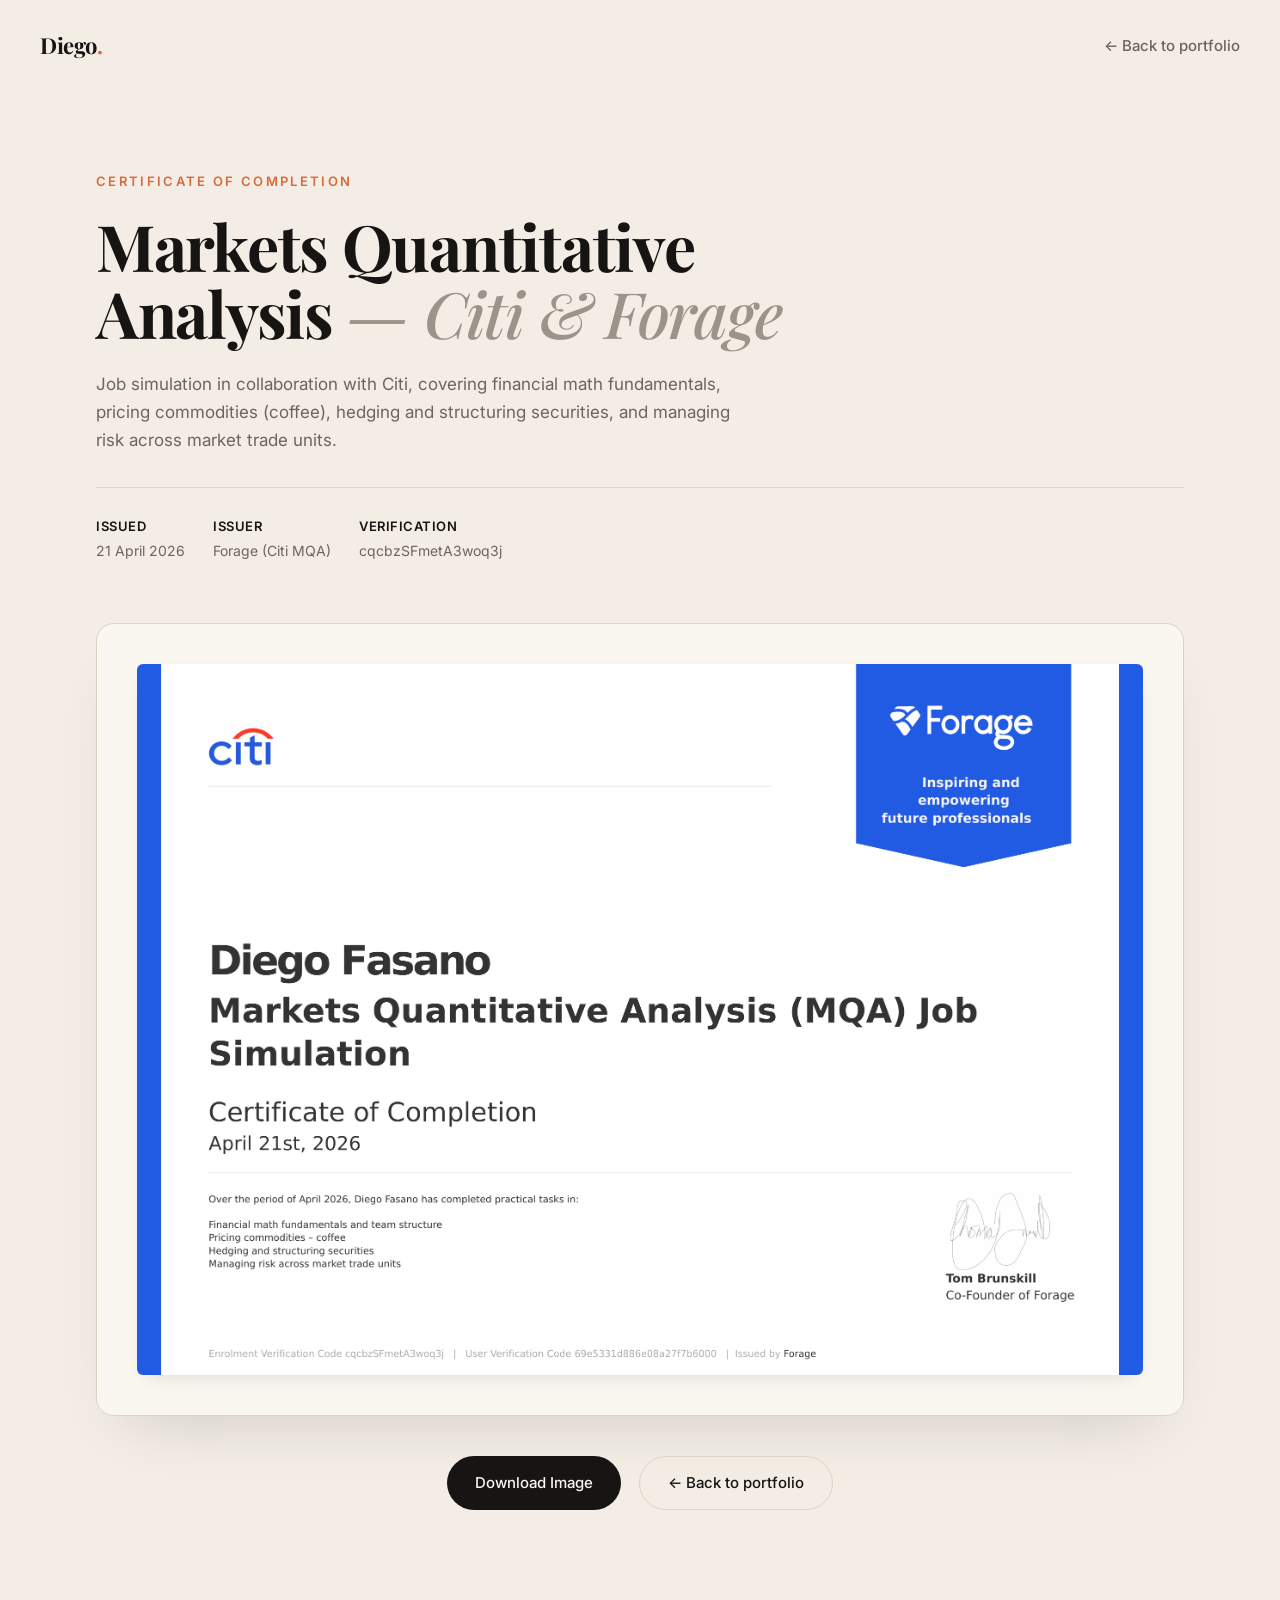
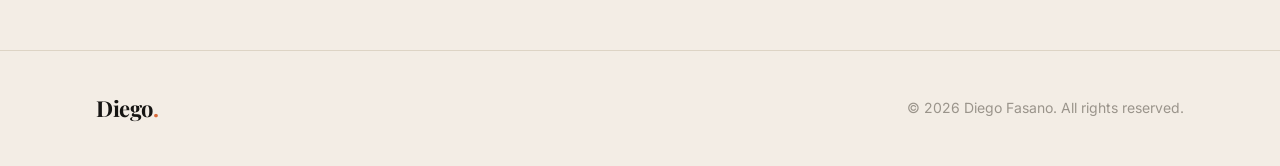
<file: certificate/index.html>
<!DOCTYPE html>
<html lang="en">
<head>
<meta charset="UTF-8">
<meta name="viewport" content="width=device-width, initial-scale=1.0">
<title>Citi MQA Certificate — Diego Fasano</title>
<link rel="preconnect" href="https://fonts.googleapis.com">
<link rel="preconnect" href="https://fonts.gstatic.com" crossorigin>
<link href="https://fonts.googleapis.com/css2?family=Playfair+Display:ital,wght@0,400;0,600;0,700;1,400;1,500&family=Inter:wght@300;400;500;600&display=swap" rel="stylesheet">
<style>
  :root {
    --bg: #f3ede5;
    --bg-alt: #ebe3d8;
    --ink: #161513;
    --ink-soft: #6b655e;
    --ink-mute: #9a948b;
    --accent: #d96a3a;
    --line: #ddd4c5;
    --card: #faf6f0;
  }
  * { box-sizing: border-box; margin: 0; padding: 0; }
  html { scroll-behavior: smooth; }
  body {
    font-family: 'Inter', -apple-system, BlinkMacSystemFont, sans-serif;
    background: var(--bg);
    color: var(--ink);
    font-size: 16px;
    line-height: 1.6;
    -webkit-font-smoothing: antialiased;
  }
  .wrap { max-width: 1200px; margin: 0 auto; padding: 0 56px; }

  nav.top {
    position: sticky; top: 0; z-index: 50;
    background: rgba(243,237,229,0.85);
    backdrop-filter: blur(10px);
    -webkit-backdrop-filter: blur(10px);
  }
  nav.top .row {
    display: flex; align-items: center; justify-content: space-between;
    padding: 28px 0;
  }
  .brand {
    font-family: 'Playfair Display', serif;
    font-weight: 700;
    font-size: 22px;
    letter-spacing: -0.02em;
    color: var(--ink);
    text-decoration: none;
  }
  .brand span { color: var(--accent); }
  .back {
    color: var(--ink-soft);
    text-decoration: none;
    font-size: 15px;
    font-weight: 500;
    transition: color 0.2s ease;
  }
  .back:hover { color: var(--ink); }

  section.cert { padding: 80px 0 60px; }
  .eyebrow {
    font-size: 13px;
    font-weight: 600;
    letter-spacing: 0.18em;
    text-transform: uppercase;
    color: var(--accent);
    margin-bottom: 20px;
  }
  h1.title {
    font-family: 'Playfair Display', serif;
    font-size: clamp(40px, 5vw, 64px);
    line-height: 1.05;
    letter-spacing: -0.02em;
    font-weight: 700;
    color: var(--ink);
    max-width: 800px;
  }
  h1.title em {
    font-style: italic;
    font-weight: 500;
    color: var(--ink-mute);
  }
  .meta {
    color: var(--ink-soft);
    font-size: 17px;
    margin-top: 24px;
    max-width: 640px;
    line-height: 1.65;
  }
  .meta-row {
    display: flex; flex-wrap: wrap; gap: 28px;
    margin-top: 32px;
    padding-top: 28px;
    border-top: 1px solid var(--line);
    color: var(--ink-soft);
    font-size: 14px;
  }
  .meta-row strong {
    color: var(--ink);
    display: block;
    font-weight: 600;
    margin-bottom: 4px;
    font-size: 13px;
    letter-spacing: 0.04em;
    text-transform: uppercase;
  }

  .frame {
    margin-top: 60px;
    background: var(--card);
    border: 1px solid var(--line);
    border-radius: 18px;
    padding: 40px;
    box-shadow: 0 30px 60px -32px rgba(22,21,19,0.18);
  }
  .frame img {
    width: 100%;
    height: auto;
    display: block;
    border-radius: 6px;
    box-shadow: 0 8px 24px -12px rgba(22,21,19,0.18);
  }

  .actions {
    display: flex; gap: 18px; flex-wrap: wrap;
    margin-top: 40px;
    justify-content: center;
  }
  .btn {
    display: inline-flex; align-items: center; gap: 10px;
    padding: 14px 28px;
    background: var(--ink); color: #faf6f0;
    border-radius: 999px;
    font-weight: 500; font-size: 15px;
    text-decoration: none;
    transition: transform 0.2s ease, background 0.2s ease;
  }
  .btn:hover { background: #000; transform: translateY(-1px); }
  .btn.ghost {
    background: transparent;
    color: var(--ink);
    border: 1px solid var(--line);
  }
  .btn.ghost:hover {
    background: var(--bg-alt);
    border-color: var(--ink-soft);
  }

  footer {
    border-top: 1px solid var(--line);
    margin-top: 80px;
    padding: 40px 0;
  }
  .foot-row {
    display: flex; justify-content: space-between; align-items: center;
    color: var(--ink-mute); font-size: 14px;
  }

  @media (max-width: 860px) {
    .wrap { padding: 0 24px; }
    .frame { padding: 18px; }
    section.cert { padding: 40px 0; }
  }
</style>
</head>
<body>

<nav class="top">
  <div class="wrap row">
    <a href="../" class="brand">Diego<span>.</span></a>
    <a href="../" class="back">← Back to portfolio</a>
  </div>
</nav>

<section class="cert">
  <div class="wrap">
    <div class="eyebrow">Certificate of Completion</div>
    <h1 class="title">Markets Quantitative Analysis <em>— Citi & Forage</em></h1>
    <p class="meta">
      Job simulation in collaboration with Citi, covering financial math fundamentals,
      pricing commodities (coffee), hedging and structuring securities, and managing risk
      across market trade units.
    </p>
    <div class="meta-row">
      <div>
        <strong>Issued</strong>
        21 April 2026
      </div>
      <div>
        <strong>Issuer</strong>
        Forage (Citi MQA)
      </div>
      <div>
        <strong>Verification</strong>
        cqcbzSFmetA3woq3j
      </div>
    </div>

    <div class="frame">
      <img src="../images/citi-certificate.png" alt="Citi Markets Quantitative Analysis Certificate of Completion — Diego Fasano">
    </div>

    <div class="actions">
      <a href="../images/citi-certificate.png" download class="btn">Download Image</a>
      <a href="../" class="btn ghost">← Back to portfolio</a>
    </div>
  </div>
</section>

<footer>
  <div class="wrap foot-row">
    <a href="../" class="brand">Diego<span>.</span></a>
    <div>© 2026 Diego Fasano. All rights reserved.</div>
  </div>
</footer>

</body>
</html>
</file>
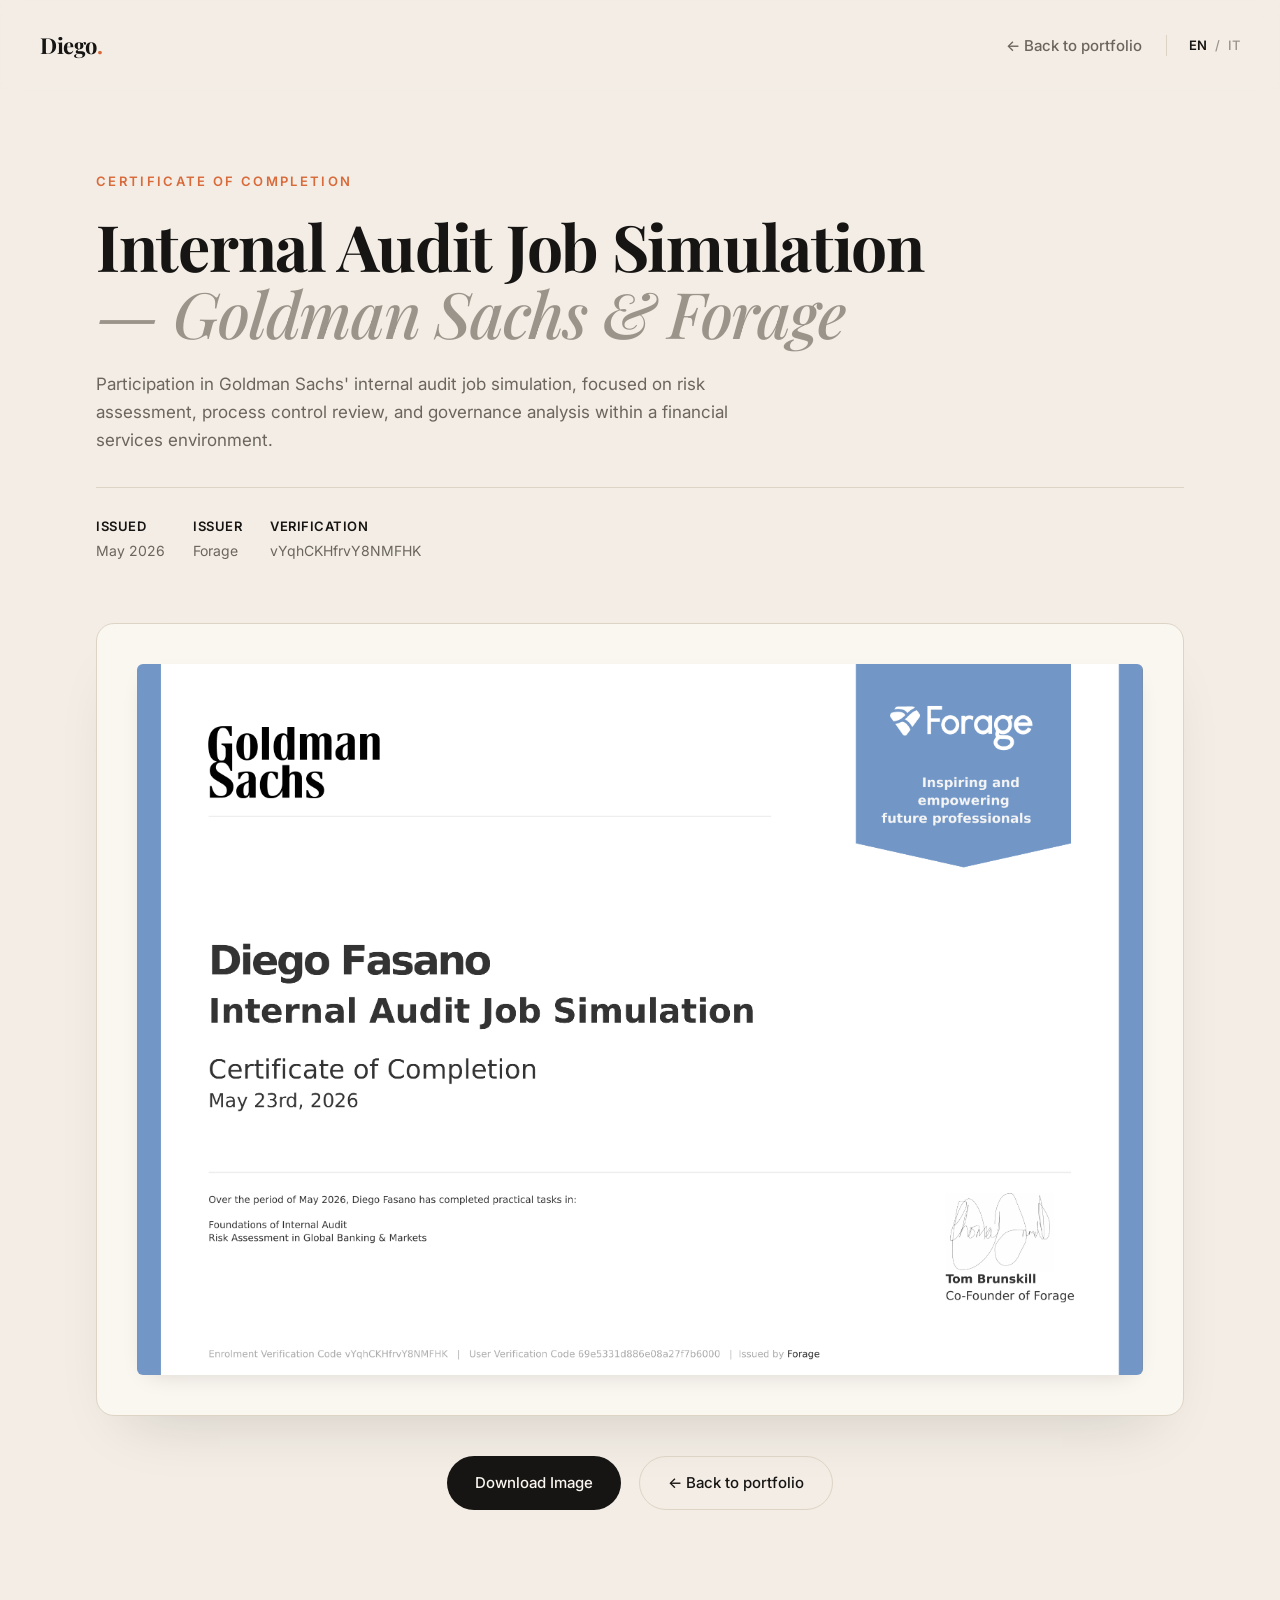
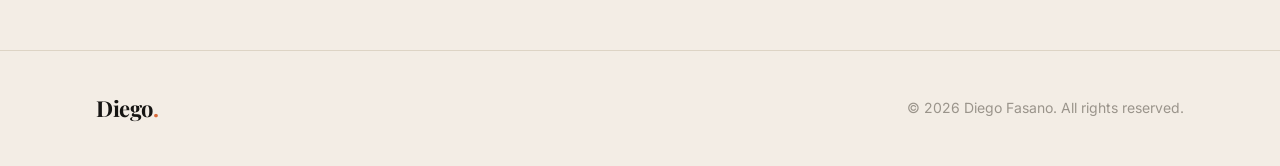
<file: certificate2/index.html>
<!DOCTYPE html>
<html lang="en">

<head>
    <meta charset="UTF-8">
    <meta name="viewport" content="width=device-width, initial-scale=1.0">
    <title>Goldman Sachs Internal Audit Certificate — Diego Fasano</title>
    <link rel="preconnect" href="https://fonts.googleapis.com">
    <link rel="preconnect" href="https://fonts.gstatic.com" crossorigin>
    <link
        href="https://fonts.googleapis.com/css2?family=Playfair+Display:ital,wght@0,400;0,600;0,700;1,400;1,500&family=Inter:wght@300;400;500;600&display=swap"
        rel="stylesheet">
    <style>
        :root {
            --bg: #f3ede5;
            --bg-alt: #ebe3d8;
            --ink: #161513;
            --ink-soft: #6b655e;
            --ink-mute: #9a948b;
            --accent: #d96a3a;
            --line: #ddd4c5;
            --card: #faf6f0;
        }

        * {
            box-sizing: border-box;
            margin: 0;
            padding: 0;
        }

        html {
            scroll-behavior: smooth;
        }

        body {
            font-family: 'Inter', -apple-system, BlinkMacSystemFont, sans-serif;
            background: var(--bg);
            color: var(--ink);
            font-size: 16px;
            line-height: 1.6;
            -webkit-font-smoothing: antialiased;
        }

        .wrap {
            max-width: 1200px;
            margin: 0 auto;
            padding: 0 56px;
        }

        nav.top {
            position: sticky;
            top: 0;
            z-index: 50;
            background: rgba(243, 237, 229, 0.85);
            backdrop-filter: blur(10px);
            -webkit-backdrop-filter: blur(10px);
        }

        nav.top .row {
            display: flex;
            align-items: center;
            justify-content: space-between;
            padding: 28px 0;
        }

        .brand {
            font-family: 'Playfair Display', serif;
            font-weight: 700;
            font-size: 22px;
            letter-spacing: -0.02em;
            color: var(--ink);
            text-decoration: none;
        }

        .brand span {
            color: var(--accent);
        }

        .back {
            color: var(--ink-soft);
            text-decoration: none;
            font-size: 15px;
            font-weight: 500;
            transition: color 0.2s ease;
        }

        .back:hover {
            color: var(--ink);
        }

        .nav-end {
            display: flex;
            align-items: center;
            gap: 24px;
        }

        .lang-toggle {
            display: flex;
            align-items: center;
            gap: 8px;
            font-size: 13px;
            font-weight: 500;
            color: var(--ink-mute);
            padding-left: 22px;
            border-left: 1px solid var(--line);
        }

        .lang-toggle a {
            color: var(--ink-mute);
            text-decoration: none;
            transition: color 0.2s ease;
        }

        .lang-toggle a:hover {
            color: var(--ink);
        }

        .lang-toggle .active {
            color: var(--ink);
            font-weight: 600;
        }

        section.cert {
            padding: 80px 0 60px;
        }

        .eyebrow {
            font-size: 13px;
            font-weight: 600;
            letter-spacing: 0.18em;
            text-transform: uppercase;
            color: var(--accent);
            margin-bottom: 20px;
        }

        h1.title {
            font-family: 'Playfair Display', serif;
            font-size: clamp(40px, 5vw, 64px);
            line-height: 1.05;
            letter-spacing: -0.02em;
            font-weight: 700;
            color: var(--ink);
            max-width: 900px;
        }

        h1.title em {
            font-style: italic;
            font-weight: 500;
            color: var(--ink-mute);
        }

        .meta {
            color: var(--ink-soft);
            font-size: 17px;
            margin-top: 24px;
            max-width: 660px;
            line-height: 1.65;
        }

        .meta-row {
            display: flex;
            flex-wrap: wrap;
            gap: 28px;
            margin-top: 32px;
            padding-top: 28px;
            border-top: 1px solid var(--line);
            color: var(--ink-soft);
            font-size: 14px;
        }

        .meta-row strong {
            color: var(--ink);
            display: block;
            font-weight: 600;
            margin-bottom: 4px;
            font-size: 13px;
            letter-spacing: 0.04em;
            text-transform: uppercase;
        }

        .frame {
            margin-top: 60px;
            background: var(--card);
            border: 1px solid var(--line);
            border-radius: 18px;
            padding: 40px;
            box-shadow: 0 30px 60px -32px rgba(22, 21, 19, 0.18);
        }

        .frame img {
            width: 100%;
            height: auto;
            display: block;
            border-radius: 6px;
            box-shadow: 0 8px 24px -12px rgba(22, 21, 19, 0.18);
        }

        .actions {
            display: flex;
            gap: 18px;
            flex-wrap: wrap;
            margin-top: 40px;
            justify-content: center;
        }

        .btn {
            display: inline-flex;
            align-items: center;
            gap: 10px;
            padding: 14px 28px;
            background: var(--ink);
            color: #faf6f0;
            border-radius: 999px;
            font-weight: 500;
            font-size: 15px;
            text-decoration: none;
            transition: transform 0.2s ease, background 0.2s ease;
        }

        .btn:hover {
            background: #000;
            transform: translateY(-1px);
        }

        .btn.ghost {
            background: transparent;
            color: var(--ink);
            border: 1px solid var(--line);
        }

        .btn.ghost:hover {
            background: var(--bg-alt);
            border-color: var(--ink-soft);
        }

        footer {
            border-top: 1px solid var(--line);
            margin-top: 80px;
            padding: 40px 0;
        }

        .foot-row {
            display: flex;
            justify-content: space-between;
            align-items: center;
            color: var(--ink-mute);
            font-size: 14px;
        }

        @media (max-width: 860px) {
            .wrap {
                padding: 0 24px;
            }

            .frame {
                padding: 18px;
            }

            section.cert {
                padding: 40px 0;
            }

            .lang-toggle {
                padding-left: 14px;
            }

            .nav-end {
                gap: 14px;
            }
        }
    </style>
</head>

<body>

    <nav class="top">
        <div class="wrap row">
            <a href="../" class="brand">Diego<span>.</span></a>
            <div class="nav-end">
                <a href="../" class="back">← Back to portfolio</a>
                <div class="lang-toggle">
                    <span class="active">EN</span>
                    <span>/</span>
                    <a href="index-6.html">IT</a>
                </div>
            </div>
        </div>
    </nav>

    <section class="cert">
        <div class="wrap">
            <div class="eyebrow">Certificate of Completion</div>
            <h1 class="title">Internal Audit Job Simulation <em>— Goldman Sachs &amp; Forage</em></h1>
            <p class="meta">
                Participation in Goldman Sachs' internal audit job simulation, focused on risk assessment,
                process control review, and governance analysis within a financial services environment.
            </p>
            <div class="meta-row">
                <div>
                    <strong>Issued</strong>
                    May 2026
                </div>
                <div>
                    <strong>Issuer</strong>
                    Forage
                </div>
                <div>
                    <strong>Verification</strong>
                    vYqhCKHfrvY8NMFHK
                </div>
            </div>

            <div class="frame">
                <img src="../images/goldmansachs-certificate.png"
                    alt="Goldman Sachs Internal Audit Certificate — Diego Fasano">
            </div>

            <div class="actions">
                <a href="../images/goldmansachs-certificate.png" download class="btn">Download Image</a>
                <a href="../" class="btn ghost">← Back to portfolio</a>
            </div>
        </div>
    </section>

    <footer>
        <div class="wrap foot-row">
            <a href="../" class="brand">Diego<span>.</span></a>
            <div>© 2026 Diego Fasano. All rights reserved.</div>
        </div>
    </footer>

</body>

</html>
</file>
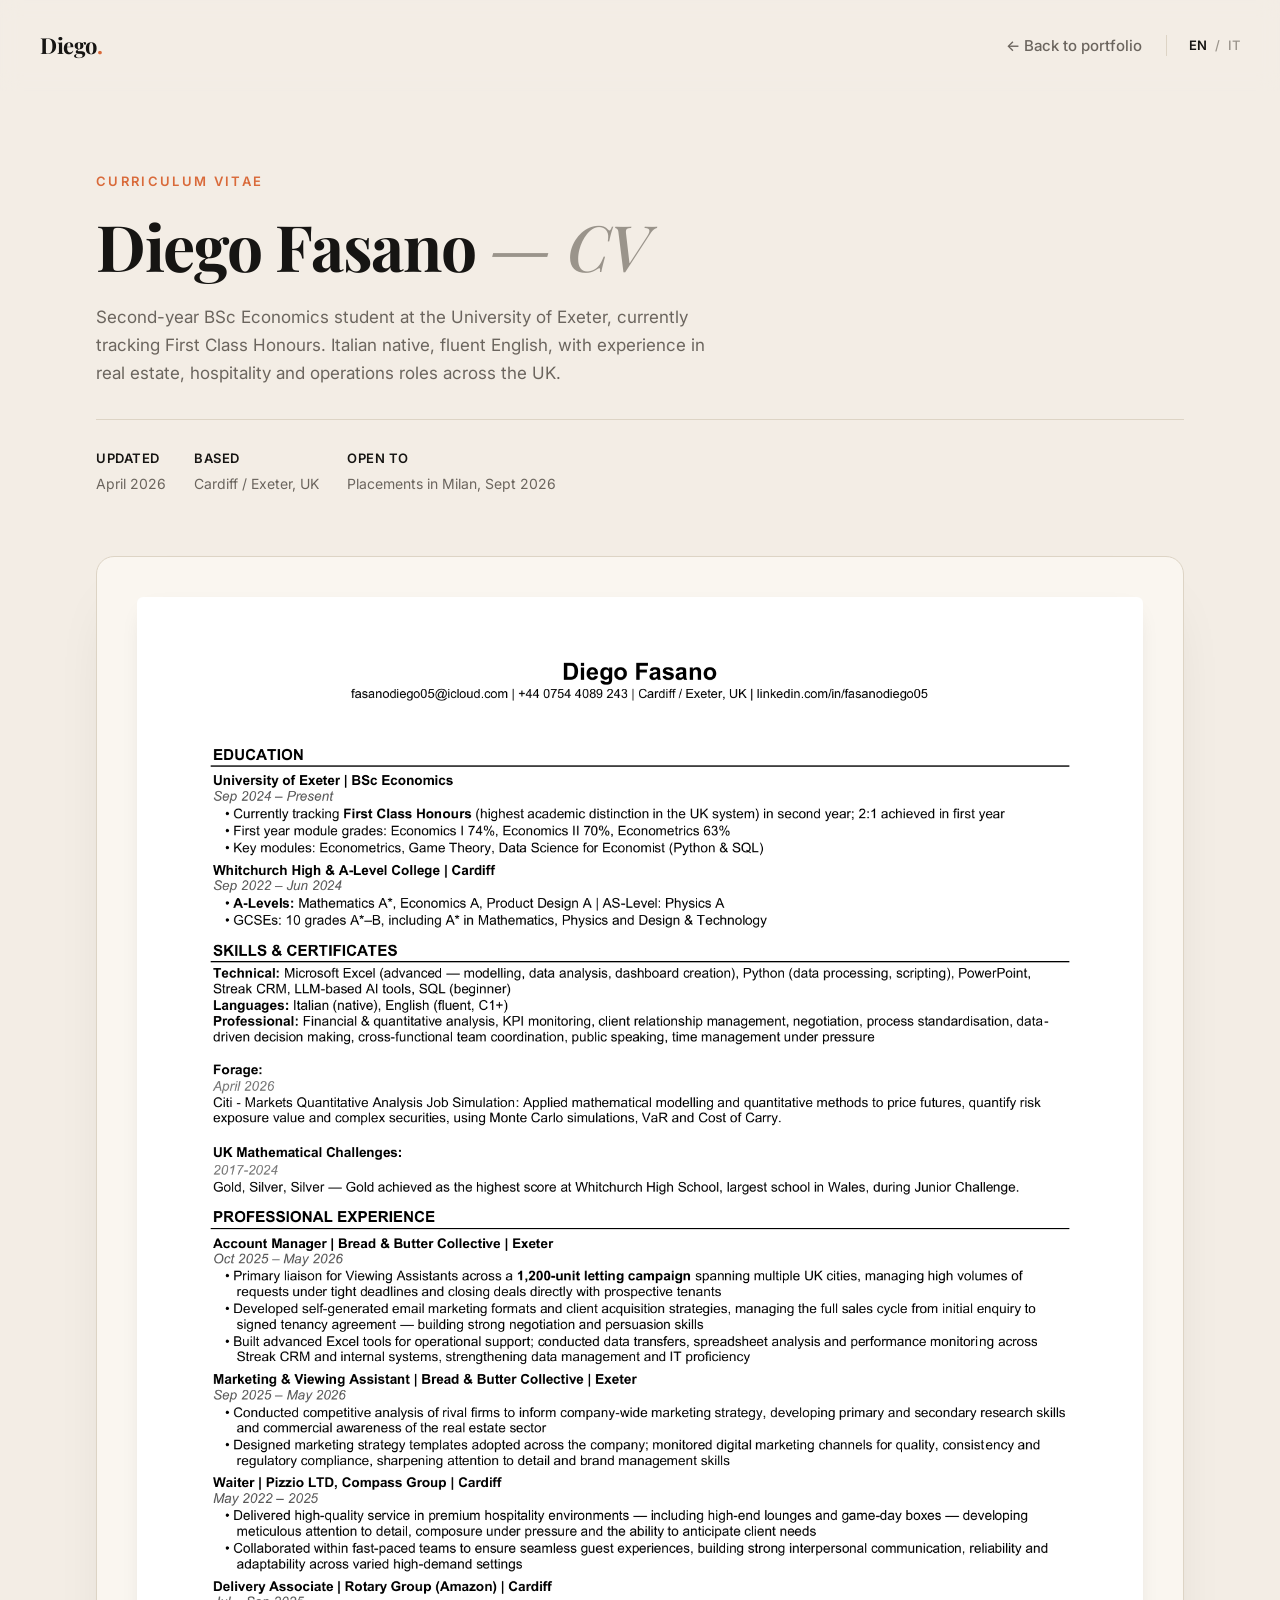
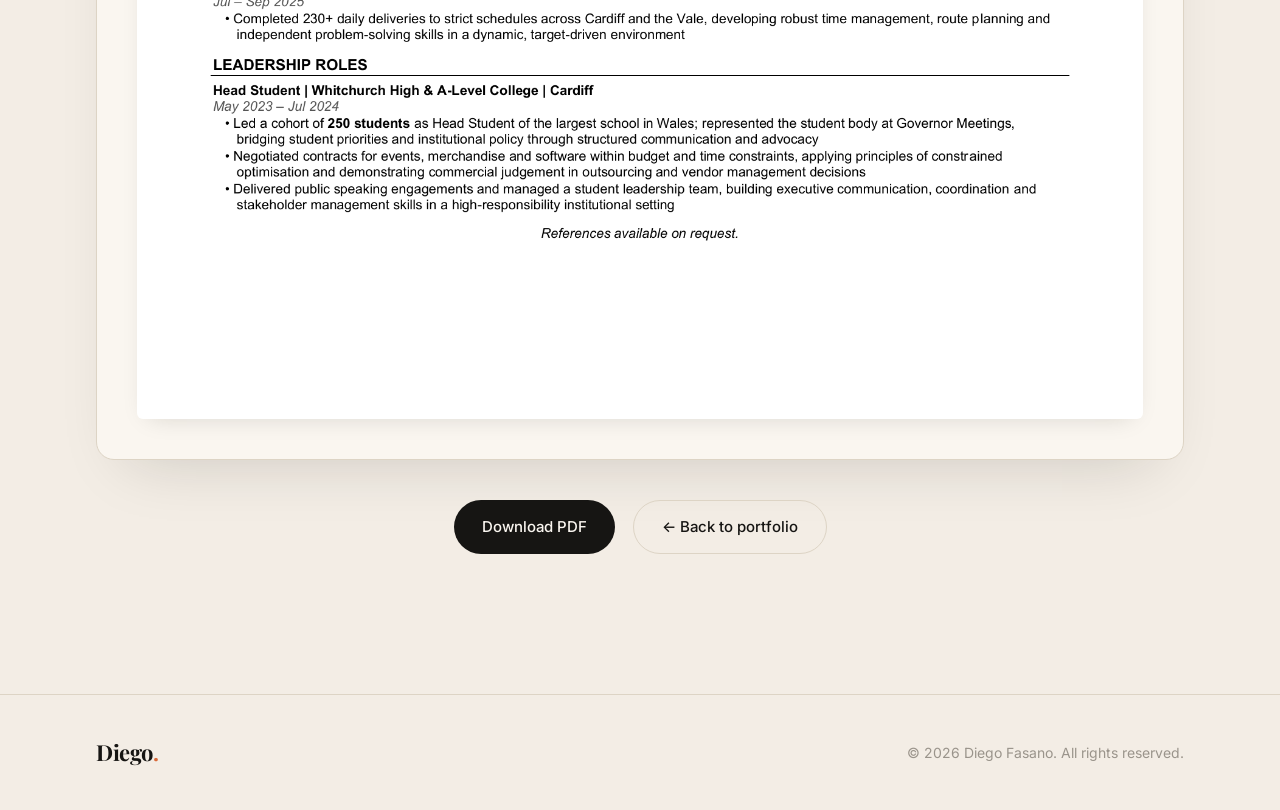
<file: cv/index.html>
<!DOCTYPE html>
<html lang="en">
<head>
<meta charset="UTF-8">
<meta name="viewport" content="width=device-width, initial-scale=1.0">
<title>Curriculum Vitae — Diego Fasano</title>
<link rel="preconnect" href="https://fonts.googleapis.com">
<link rel="preconnect" href="https://fonts.gstatic.com" crossorigin>
<link href="https://fonts.googleapis.com/css2?family=Playfair+Display:ital,wght@0,400;0,600;0,700;1,400;1,500&family=Inter:wght@300;400;500;600&display=swap" rel="stylesheet">
<style>
  :root {
    --bg: #f3ede5;
    --bg-alt: #ebe3d8;
    --ink: #161513;
    --ink-soft: #6b655e;
    --ink-mute: #9a948b;
    --accent: #d96a3a;
    --line: #ddd4c5;
    --card: #faf6f0;
  }
  * { box-sizing: border-box; margin: 0; padding: 0; }
  html { scroll-behavior: smooth; }
  body {
    font-family: 'Inter', -apple-system, BlinkMacSystemFont, sans-serif;
    background: var(--bg);
    color: var(--ink);
    font-size: 16px;
    line-height: 1.6;
    -webkit-font-smoothing: antialiased;
  }
  .wrap { max-width: 1200px; margin: 0 auto; padding: 0 56px; }

  nav.top {
    position: sticky; top: 0; z-index: 50;
    background: rgba(243,237,229,0.85);
    backdrop-filter: blur(10px);
    -webkit-backdrop-filter: blur(10px);
  }
  nav.top .row {
    display: flex; align-items: center; justify-content: space-between;
    padding: 28px 0;
  }
  .brand {
    font-family: 'Playfair Display', serif;
    font-weight: 700;
    font-size: 22px;
    letter-spacing: -0.02em;
    color: var(--ink);
    text-decoration: none;
  }
  .brand span { color: var(--accent); }
  .back {
    color: var(--ink-soft);
    text-decoration: none;
    font-size: 15px;
    font-weight: 500;
    transition: color 0.2s ease;
  }
  .back:hover { color: var(--ink); }
  .nav-end { display: flex; align-items: center; gap: 24px; }
  .lang-toggle {
    display: flex; align-items: center; gap: 8px;
    font-size: 13px; font-weight: 500; color: var(--ink-mute);
    padding-left: 22px; border-left: 1px solid var(--line);
  }
  .lang-toggle a {
    color: var(--ink-mute); text-decoration: none;
    transition: color 0.2s ease;
  }
  .lang-toggle a:hover { color: var(--ink); }
  .lang-toggle .active { color: var(--ink); font-weight: 600; }

  section.cv { padding: 80px 0 60px; }
  .eyebrow {
    font-size: 13px;
    font-weight: 600;
    letter-spacing: 0.18em;
    text-transform: uppercase;
    color: var(--accent);
    margin-bottom: 20px;
  }
  h1.title {
    font-family: 'Playfair Display', serif;
    font-size: clamp(40px, 5vw, 64px);
    line-height: 1.05;
    letter-spacing: -0.02em;
    font-weight: 700;
    color: var(--ink);
    max-width: 800px;
  }
  h1.title em {
    font-style: italic;
    font-weight: 500;
    color: var(--ink-mute);
  }
  .meta {
    color: var(--ink-soft);
    font-size: 17px;
    margin-top: 24px;
    max-width: 640px;
    line-height: 1.65;
  }
  .meta-row {
    display: flex; flex-wrap: wrap; gap: 28px;
    margin-top: 32px;
    padding-top: 28px;
    border-top: 1px solid var(--line);
    color: var(--ink-soft);
    font-size: 14px;
  }
  .meta-row strong {
    color: var(--ink);
    display: block;
    font-weight: 600;
    margin-bottom: 4px;
    font-size: 13px;
    letter-spacing: 0.04em;
    text-transform: uppercase;
  }

  .frame {
    margin-top: 60px;
    background: var(--card);
    border: 1px solid var(--line);
    border-radius: 18px;
    padding: 40px;
    box-shadow: 0 30px 60px -32px rgba(22,21,19,0.18);
  }
  .frame img {
    width: 100%;
    height: auto;
    display: block;
    border-radius: 6px;
    box-shadow: 0 8px 24px -12px rgba(22,21,19,0.18);
  }

  .actions {
    display: flex; gap: 18px; flex-wrap: wrap;
    margin-top: 40px;
    justify-content: center;
  }
  .btn {
    display: inline-flex; align-items: center; gap: 10px;
    padding: 14px 28px;
    background: var(--ink); color: #faf6f0;
    border-radius: 999px;
    font-weight: 500; font-size: 15px;
    text-decoration: none;
    transition: transform 0.2s ease, background 0.2s ease;
  }
  .btn:hover { background: #000; transform: translateY(-1px); }
  .btn.ghost {
    background: transparent;
    color: var(--ink);
    border: 1px solid var(--line);
  }
  .btn.ghost:hover {
    background: var(--bg-alt);
    border-color: var(--ink-soft);
  }

  footer {
    border-top: 1px solid var(--line);
    margin-top: 80px;
    padding: 40px 0;
  }
  .foot-row {
    display: flex; justify-content: space-between; align-items: center;
    color: var(--ink-mute); font-size: 14px;
  }

  @media (max-width: 860px) {
    .wrap { padding: 0 24px; }
    .frame { padding: 18px; }
    section.cv { padding: 40px 0; }
    .lang-toggle { padding-left: 14px; }
    .nav-end { gap: 14px; }
  }
</style>
</head>
<body>

<nav class="top">
  <div class="wrap row">
    <a href="../" class="brand">Diego<span>.</span></a>
    <div class="nav-end">
      <a href="../" class="back">← Back to portfolio</a>
      <div class="lang-toggle">
        <span class="active">EN</span>
        <span>/</span>
        <a href="../it/cv/">IT</a>
      </div>
    </div>
  </div>
</nav>

<section class="cv">
  <div class="wrap">
    <div class="eyebrow">Curriculum Vitae</div>
    <h1 class="title">Diego Fasano <em>— CV</em></h1>
    <p class="meta">
      Second-year BSc Economics student at the University of Exeter, currently tracking
      First Class Honours. Italian native, fluent English, with experience in real estate,
      hospitality and operations roles across the UK.
    </p>
    <div class="meta-row">
      <div>
        <strong>Updated</strong>
        April 2026
      </div>
      <div>
        <strong>Based</strong>
        Cardiff / Exeter, UK
      </div>
      <div>
        <strong>Open to</strong>
        Placements in Milan, Sept 2026
      </div>
    </div>

    <div class="frame">
      <img src="../images/cv.png" alt="Diego Fasano — Curriculum Vitae">
    </div>

    <div class="actions">
      <a href="../Diego_Fasano_CV.pdf" download class="btn">Download PDF</a>
      <a href="../" class="btn ghost">← Back to portfolio</a>
    </div>
  </div>
</section>

<footer>
  <div class="wrap foot-row">
    <a href="../" class="brand">Diego<span>.</span></a>
    <div>© 2026 Diego Fasano. All rights reserved.</div>
  </div>
</footer>

</body>
</html>
</file>
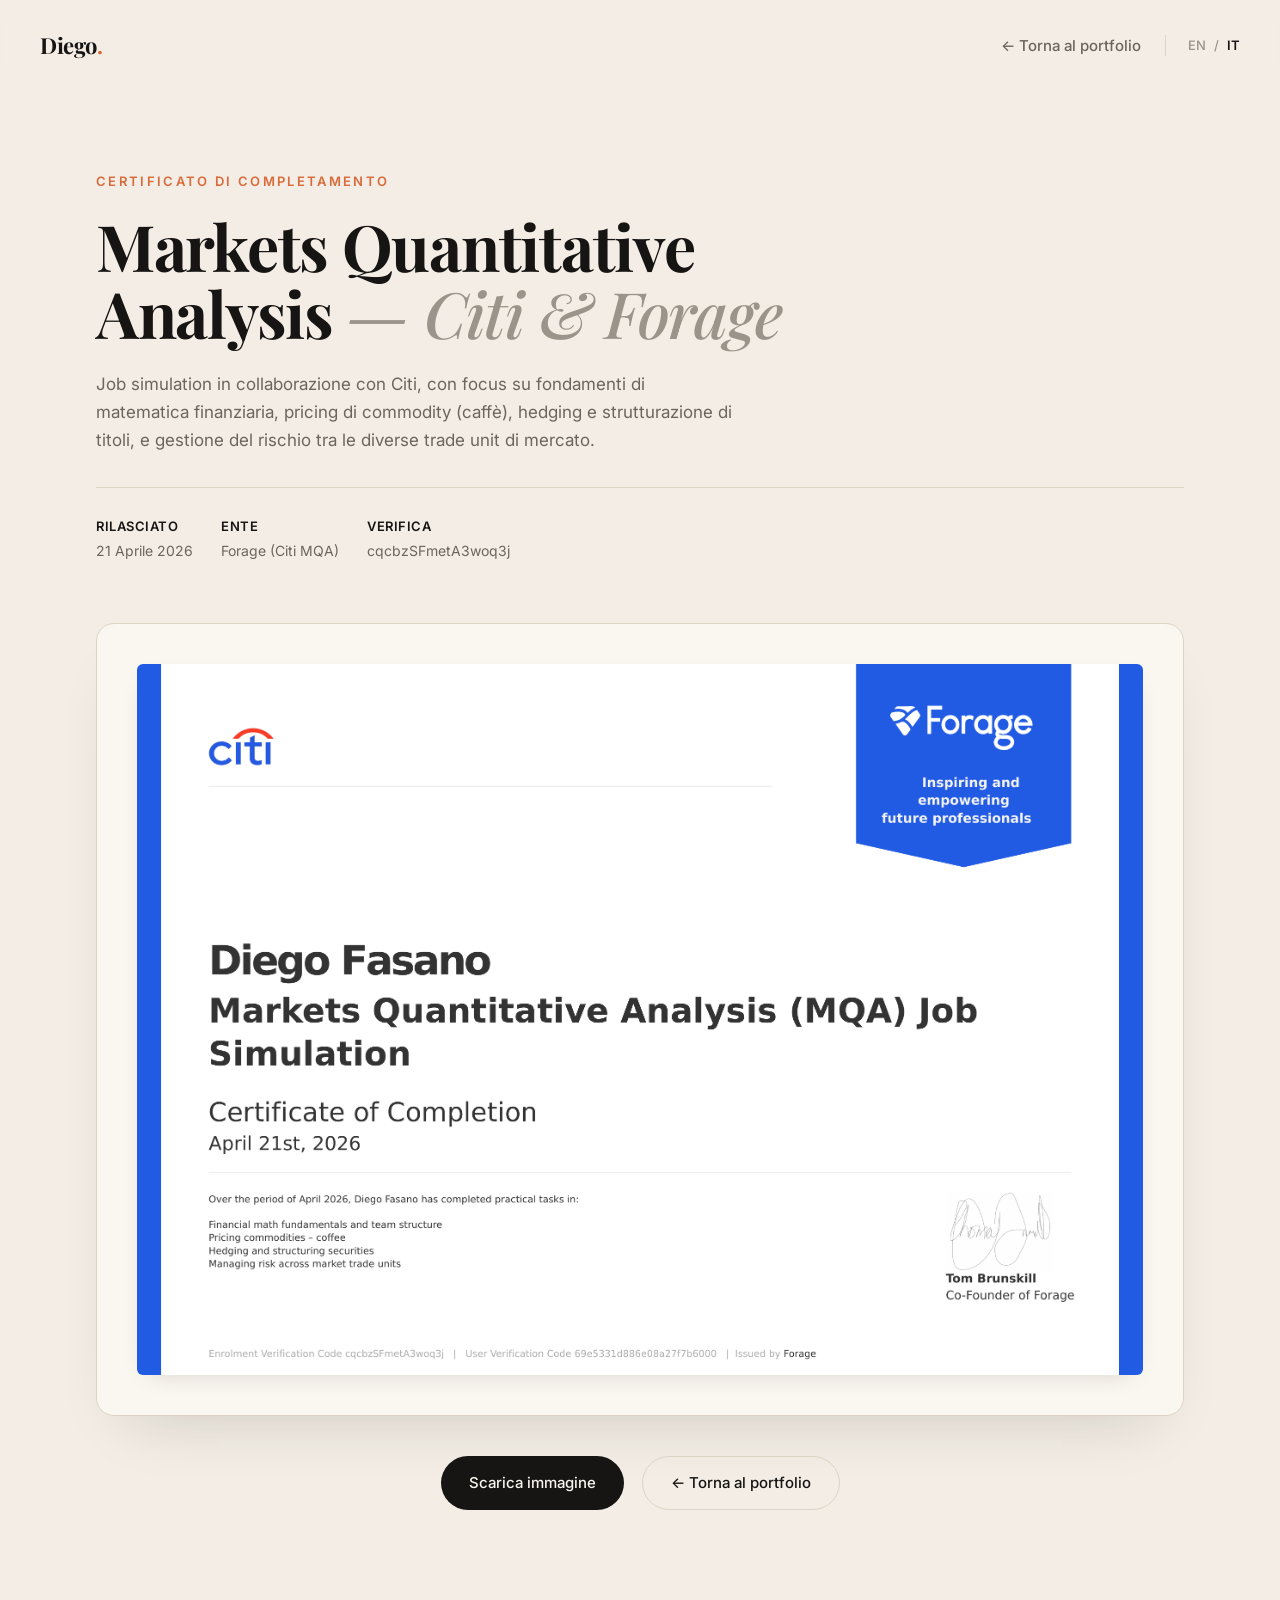
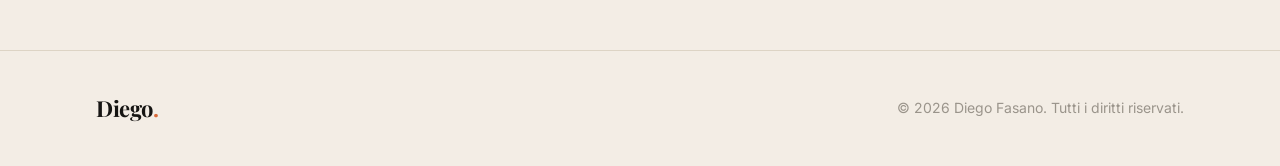
<file: it/certificate/index.html>
<!DOCTYPE html>
<html lang="it">
<head>
<meta charset="UTF-8">
<meta name="viewport" content="width=device-width, initial-scale=1.0">
<title>Certificato Citi MQA — Diego Fasano</title>
<link rel="preconnect" href="https://fonts.googleapis.com">
<link rel="preconnect" href="https://fonts.gstatic.com" crossorigin>
<link href="https://fonts.googleapis.com/css2?family=Playfair+Display:ital,wght@0,400;0,600;0,700;1,400;1,500&family=Inter:wght@300;400;500;600&display=swap" rel="stylesheet">
<style>
  :root {
    --bg: #f3ede5; --bg-alt: #ebe3d8; --ink: #161513;
    --ink-soft: #6b655e; --ink-mute: #9a948b;
    --accent: #d96a3a; --line: #ddd4c5; --card: #faf6f0;
  }
  * { box-sizing: border-box; margin: 0; padding: 0; }
  html { scroll-behavior: smooth; }
  body {
    font-family: 'Inter', -apple-system, BlinkMacSystemFont, sans-serif;
    background: var(--bg); color: var(--ink);
    font-size: 16px; line-height: 1.6;
    -webkit-font-smoothing: antialiased;
  }
  .wrap { max-width: 1200px; margin: 0 auto; padding: 0 56px; }

  nav.top {
    position: sticky; top: 0; z-index: 50;
    background: rgba(243,237,229,0.85);
    backdrop-filter: blur(10px);
    -webkit-backdrop-filter: blur(10px);
  }
  nav.top .row {
    display: flex; align-items: center; justify-content: space-between;
    padding: 28px 0; gap: 16px;
  }
  .brand {
    font-family: 'Playfair Display', serif;
    font-weight: 700; font-size: 22px;
    letter-spacing: -0.02em;
    color: var(--ink); text-decoration: none;
  }
  .brand span { color: var(--accent); }
  .nav-end { display: flex; align-items: center; gap: 24px; }
  .back {
    color: var(--ink-soft); text-decoration: none;
    font-size: 15px; font-weight: 500;
    transition: color 0.2s ease;
  }
  .back:hover { color: var(--ink); }
  .lang-toggle {
    display: flex; align-items: center; gap: 8px;
    font-size: 13px; font-weight: 500; color: var(--ink-mute);
    padding-left: 22px; border-left: 1px solid var(--line);
  }
  .lang-toggle a {
    color: var(--ink-mute); text-decoration: none;
    transition: color 0.2s ease;
  }
  .lang-toggle a:hover { color: var(--ink); }
  .lang-toggle .active { color: var(--ink); font-weight: 600; }

  section.cert { padding: 80px 0 60px; }
  .eyebrow {
    font-size: 13px; font-weight: 600;
    letter-spacing: 0.18em; text-transform: uppercase;
    color: var(--accent); margin-bottom: 20px;
  }
  h1.title {
    font-family: 'Playfair Display', serif;
    font-size: clamp(40px, 5vw, 64px);
    line-height: 1.05; letter-spacing: -0.02em;
    font-weight: 700; color: var(--ink); max-width: 800px;
  }
  h1.title em {
    font-style: italic; font-weight: 500; color: var(--ink-mute);
  }
  .meta {
    color: var(--ink-soft); font-size: 17px;
    margin-top: 24px; max-width: 640px; line-height: 1.65;
  }
  .meta-row {
    display: flex; flex-wrap: wrap; gap: 28px;
    margin-top: 32px; padding-top: 28px;
    border-top: 1px solid var(--line);
    color: var(--ink-soft); font-size: 14px;
  }
  .meta-row strong {
    color: var(--ink); display: block;
    font-weight: 600; margin-bottom: 4px;
    font-size: 13px; letter-spacing: 0.04em; text-transform: uppercase;
  }

  .frame {
    margin-top: 60px; background: var(--card);
    border: 1px solid var(--line); border-radius: 18px;
    padding: 40px;
    box-shadow: 0 30px 60px -32px rgba(22,21,19,0.18);
  }
  .frame img {
    width: 100%; height: auto; display: block;
    border-radius: 6px;
    box-shadow: 0 8px 24px -12px rgba(22,21,19,0.18);
  }

  .actions {
    display: flex; gap: 18px; flex-wrap: wrap;
    margin-top: 40px; justify-content: center;
  }
  .btn {
    display: inline-flex; align-items: center; gap: 10px;
    padding: 14px 28px; background: var(--ink); color: #faf6f0;
    border-radius: 999px;
    font-weight: 500; font-size: 15px; text-decoration: none;
    transition: transform 0.2s ease, background 0.2s ease;
  }
  .btn:hover { background: #000; transform: translateY(-1px); }
  .btn.ghost {
    background: transparent; color: var(--ink);
    border: 1px solid var(--line);
  }
  .btn.ghost:hover {
    background: var(--bg-alt); border-color: var(--ink-soft);
  }

  footer {
    border-top: 1px solid var(--line);
    margin-top: 80px; padding: 40px 0;
  }
  .foot-row {
    display: flex; justify-content: space-between; align-items: center;
    color: var(--ink-mute); font-size: 14px;
  }

  @media (max-width: 860px) {
    .wrap { padding: 0 24px; }
    .frame { padding: 18px; }
    section.cert { padding: 40px 0; }
    .lang-toggle { padding-left: 14px; }
    .nav-end { gap: 14px; }
  }
</style>
</head>
<body>

<nav class="top">
  <div class="wrap row">
    <a href="../" class="brand">Diego<span>.</span></a>
    <div class="nav-end">
      <a href="../" class="back">← Torna al portfolio</a>
      <div class="lang-toggle">
        <a href="../../certificate/">EN</a>
        <span>/</span>
        <span class="active">IT</span>
      </div>
    </div>
  </div>
</nav>

<section class="cert">
  <div class="wrap">
    <div class="eyebrow">Certificato di Completamento</div>
    <h1 class="title">Markets Quantitative Analysis <em>— Citi & Forage</em></h1>
    <p class="meta">
      Job simulation in collaborazione con Citi, con focus su fondamenti di matematica finanziaria,
      pricing di commodity (caffè), hedging e strutturazione di titoli, e gestione del rischio
      tra le diverse trade unit di mercato.
    </p>
    <div class="meta-row">
      <div>
        <strong>Rilasciato</strong>
        21 Aprile 2026
      </div>
      <div>
        <strong>Ente</strong>
        Forage (Citi MQA)
      </div>
      <div>
        <strong>Verifica</strong>
        cqcbzSFmetA3woq3j
      </div>
    </div>

    <div class="frame">
      <img src="../../images/citi-certificate.png" alt="Citi Markets Quantitative Analysis Certificate of Completion — Diego Fasano">
    </div>

    <div class="actions">
      <a href="../../images/citi-certificate.png" download class="btn">Scarica immagine</a>
      <a href="../" class="btn ghost">← Torna al portfolio</a>
    </div>
  </div>
</section>

<footer>
  <div class="wrap foot-row">
    <a href="../" class="brand">Diego<span>.</span></a>
    <div>© 2026 Diego Fasano. Tutti i diritti riservati.</div>
  </div>
</footer>

</body>
</html>
</file>
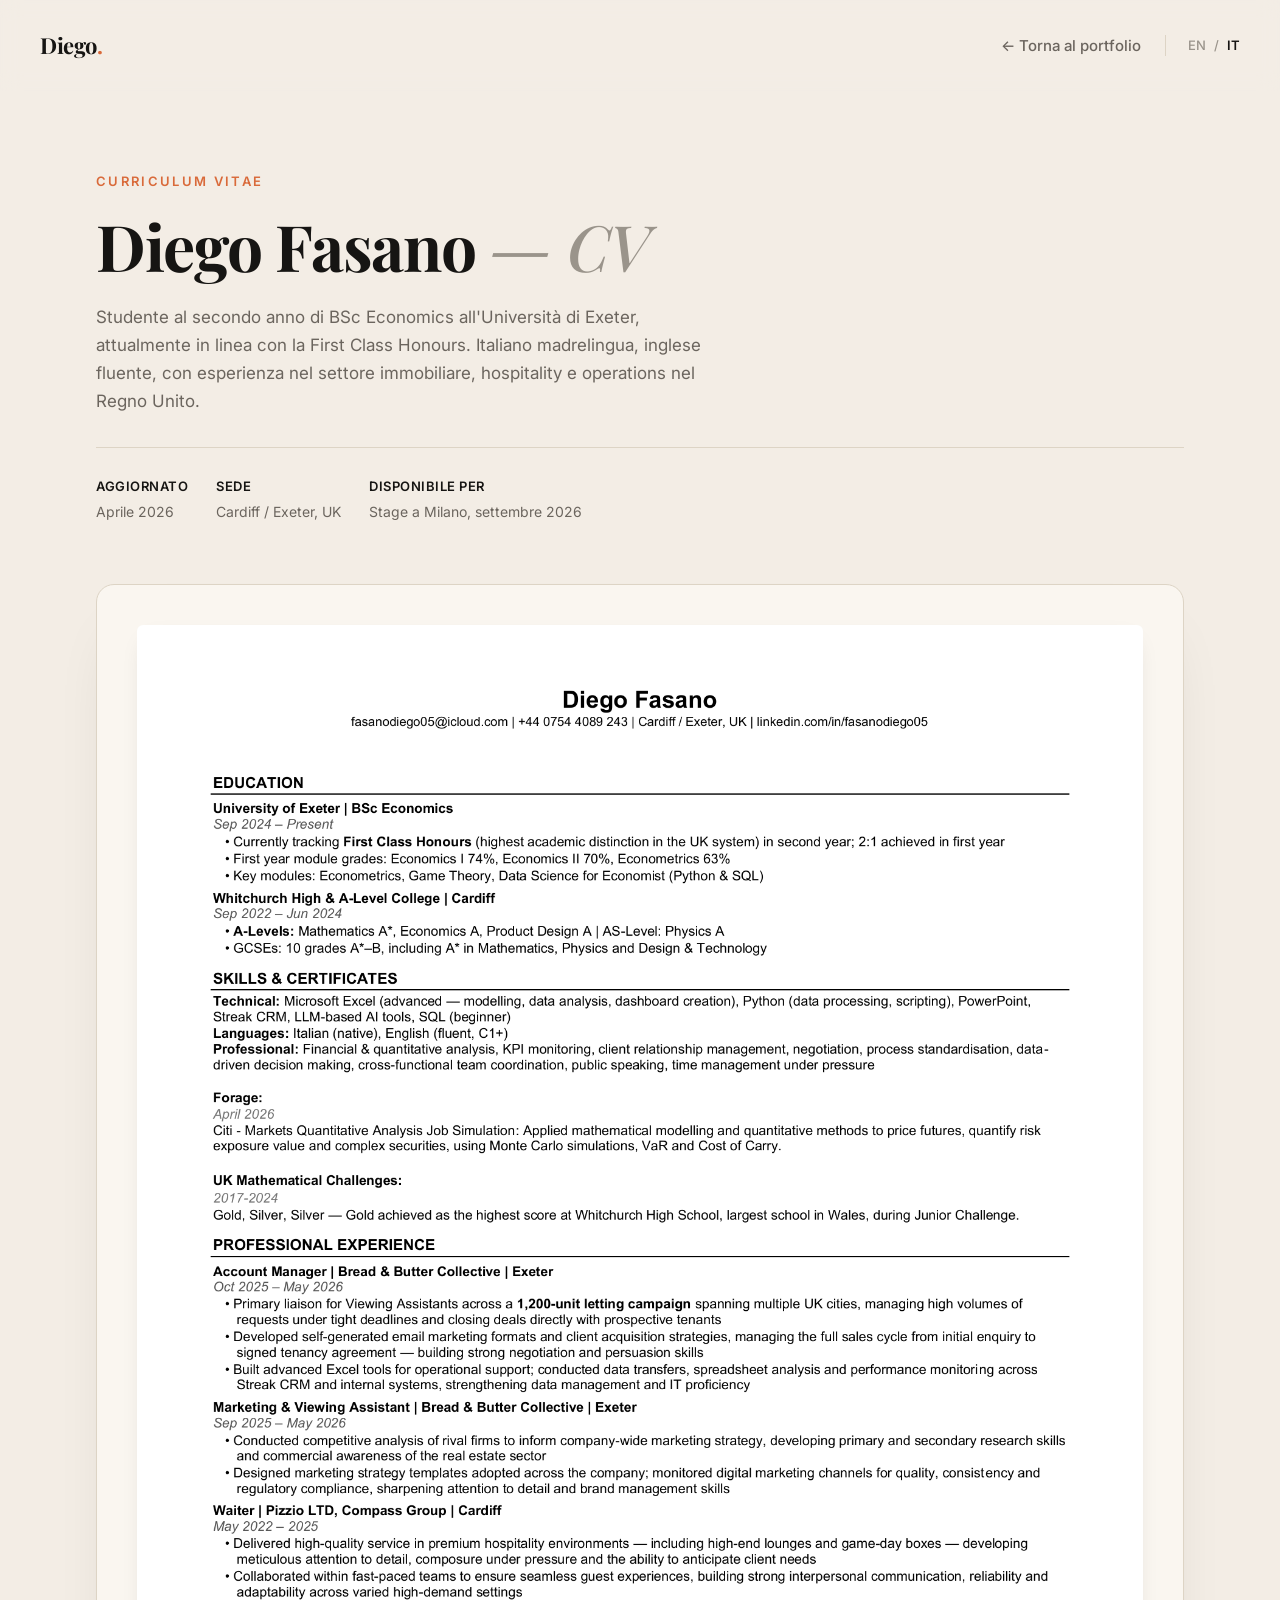
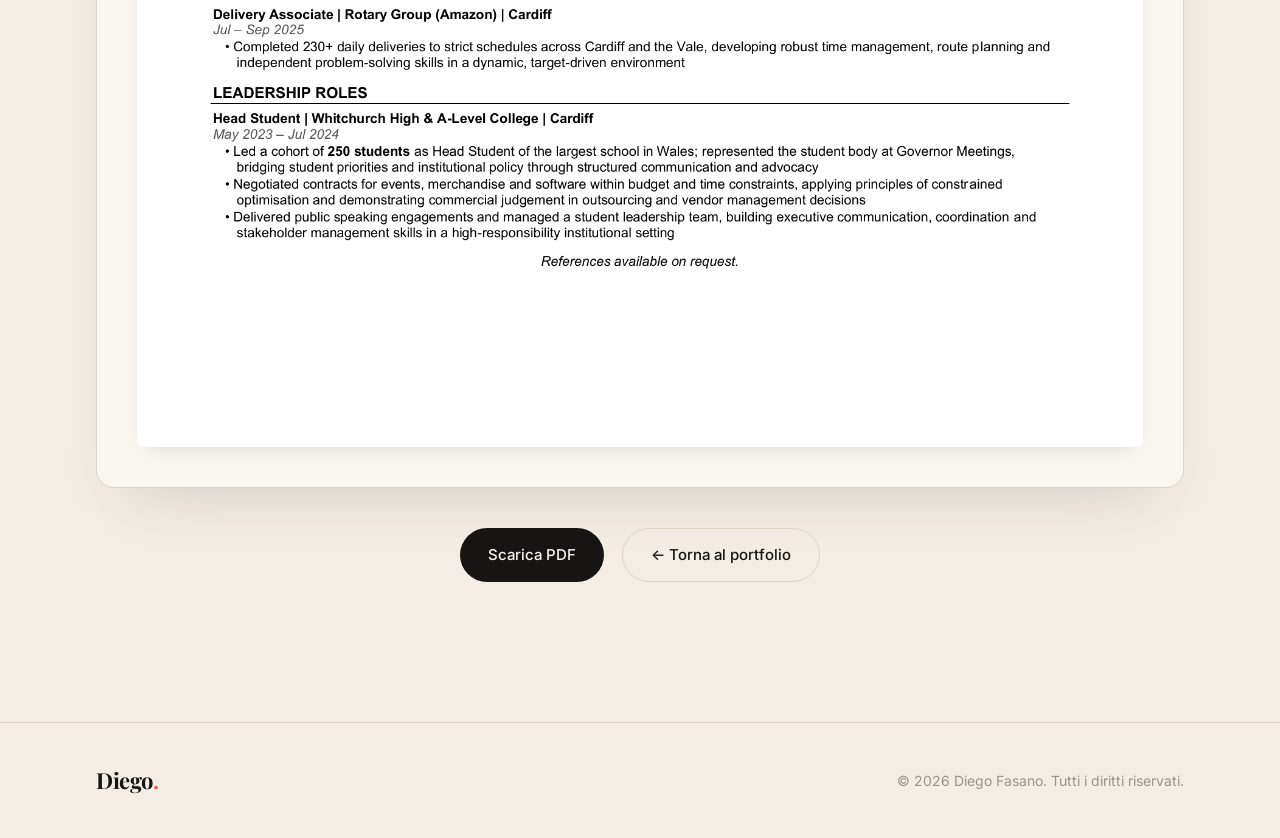
<file: it/cv/index.html>
<!DOCTYPE html>
<html lang="it">
<head>
<meta charset="UTF-8">
<meta name="viewport" content="width=device-width, initial-scale=1.0">
<title>Curriculum Vitae — Diego Fasano</title>
<link rel="preconnect" href="https://fonts.googleapis.com">
<link rel="preconnect" href="https://fonts.gstatic.com" crossorigin>
<link href="https://fonts.googleapis.com/css2?family=Playfair+Display:ital,wght@0,400;0,600;0,700;1,400;1,500&family=Inter:wght@300;400;500;600&display=swap" rel="stylesheet">
<style>
  :root {
    --bg: #f3ede5; --bg-alt: #ebe3d8; --ink: #161513;
    --ink-soft: #6b655e; --ink-mute: #9a948b;
    --accent: #d96a3a; --line: #ddd4c5; --card: #faf6f0;
  }
  * { box-sizing: border-box; margin: 0; padding: 0; }
  html { scroll-behavior: smooth; }
  body {
    font-family: 'Inter', -apple-system, BlinkMacSystemFont, sans-serif;
    background: var(--bg); color: var(--ink);
    font-size: 16px; line-height: 1.6;
    -webkit-font-smoothing: antialiased;
  }
  .wrap { max-width: 1200px; margin: 0 auto; padding: 0 56px; }

  nav.top {
    position: sticky; top: 0; z-index: 50;
    background: rgba(243,237,229,0.85);
    backdrop-filter: blur(10px);
    -webkit-backdrop-filter: blur(10px);
  }
  nav.top .row {
    display: flex; align-items: center; justify-content: space-between;
    padding: 28px 0; gap: 16px;
  }
  .brand {
    font-family: 'Playfair Display', serif;
    font-weight: 700; font-size: 22px;
    letter-spacing: -0.02em;
    color: var(--ink); text-decoration: none;
  }
  .brand span { color: var(--accent); }
  .nav-end { display: flex; align-items: center; gap: 24px; }
  .back {
    color: var(--ink-soft); text-decoration: none;
    font-size: 15px; font-weight: 500;
    transition: color 0.2s ease;
  }
  .back:hover { color: var(--ink); }
  .lang-toggle {
    display: flex; align-items: center; gap: 8px;
    font-size: 13px; font-weight: 500; color: var(--ink-mute);
    padding-left: 22px; border-left: 1px solid var(--line);
  }
  .lang-toggle a {
    color: var(--ink-mute); text-decoration: none;
    transition: color 0.2s ease;
  }
  .lang-toggle a:hover { color: var(--ink); }
  .lang-toggle .active { color: var(--ink); font-weight: 600; }

  section.cv { padding: 80px 0 60px; }
  .eyebrow {
    font-size: 13px; font-weight: 600;
    letter-spacing: 0.18em; text-transform: uppercase;
    color: var(--accent); margin-bottom: 20px;
  }
  h1.title {
    font-family: 'Playfair Display', serif;
    font-size: clamp(40px, 5vw, 64px);
    line-height: 1.05; letter-spacing: -0.02em;
    font-weight: 700; color: var(--ink); max-width: 800px;
  }
  h1.title em {
    font-style: italic; font-weight: 500; color: var(--ink-mute);
  }
  .meta {
    color: var(--ink-soft); font-size: 17px;
    margin-top: 24px; max-width: 640px; line-height: 1.65;
  }
  .meta-row {
    display: flex; flex-wrap: wrap; gap: 28px;
    margin-top: 32px; padding-top: 28px;
    border-top: 1px solid var(--line);
    color: var(--ink-soft); font-size: 14px;
  }
  .meta-row strong {
    color: var(--ink); display: block;
    font-weight: 600; margin-bottom: 4px;
    font-size: 13px; letter-spacing: 0.04em; text-transform: uppercase;
  }

  .frame {
    margin-top: 60px; background: var(--card);
    border: 1px solid var(--line); border-radius: 18px;
    padding: 40px;
    box-shadow: 0 30px 60px -32px rgba(22,21,19,0.18);
  }
  .frame img {
    width: 100%; height: auto; display: block;
    border-radius: 6px;
    box-shadow: 0 8px 24px -12px rgba(22,21,19,0.18);
  }

  .actions {
    display: flex; gap: 18px; flex-wrap: wrap;
    margin-top: 40px; justify-content: center;
  }
  .btn {
    display: inline-flex; align-items: center; gap: 10px;
    padding: 14px 28px; background: var(--ink); color: #faf6f0;
    border-radius: 999px;
    font-weight: 500; font-size: 15px; text-decoration: none;
    transition: transform 0.2s ease, background 0.2s ease;
  }
  .btn:hover { background: #000; transform: translateY(-1px); }
  .btn.ghost {
    background: transparent; color: var(--ink);
    border: 1px solid var(--line);
  }
  .btn.ghost:hover {
    background: var(--bg-alt); border-color: var(--ink-soft);
  }

  footer {
    border-top: 1px solid var(--line);
    margin-top: 80px; padding: 40px 0;
  }
  .foot-row {
    display: flex; justify-content: space-between; align-items: center;
    color: var(--ink-mute); font-size: 14px;
  }

  @media (max-width: 860px) {
    .wrap { padding: 0 24px; }
    .frame { padding: 18px; }
    section.cv { padding: 40px 0; }
    .lang-toggle { padding-left: 14px; }
    .nav-end { gap: 14px; }
  }
</style>
</head>
<body>

<nav class="top">
  <div class="wrap row">
    <a href="../" class="brand">Diego<span>.</span></a>
    <div class="nav-end">
      <a href="../" class="back">← Torna al portfolio</a>
      <div class="lang-toggle">
        <a href="../../cv/">EN</a>
        <span>/</span>
        <span class="active">IT</span>
      </div>
    </div>
  </div>
</nav>

<section class="cv">
  <div class="wrap">
    <div class="eyebrow">Curriculum Vitae</div>
    <h1 class="title">Diego Fasano <em>— CV</em></h1>
    <p class="meta">
      Studente al secondo anno di BSc Economics all'Università di Exeter, attualmente in linea
      con la First Class Honours. Italiano madrelingua, inglese fluente, con esperienza nel
      settore immobiliare, hospitality e operations nel Regno Unito.
    </p>
    <div class="meta-row">
      <div>
        <strong>Aggiornato</strong>
        Aprile 2026
      </div>
      <div>
        <strong>Sede</strong>
        Cardiff / Exeter, UK
      </div>
      <div>
        <strong>Disponibile per</strong>
        Stage a Milano, settembre 2026
      </div>
    </div>

    <div class="frame">
      <img src="../../images/cv.png" alt="Diego Fasano — Curriculum Vitae">
    </div>

    <div class="actions">
      <a href="../../Diego_Fasano_CV.pdf" download class="btn">Scarica PDF</a>
      <a href="../" class="btn ghost">← Torna al portfolio</a>
    </div>
  </div>
</section>

<footer>
  <div class="wrap foot-row">
    <a href="../" class="brand">Diego<span>.</span></a>
    <div>© 2026 Diego Fasano. Tutti i diritti riservati.</div>
  </div>
</footer>

</body>
</html>
</file>
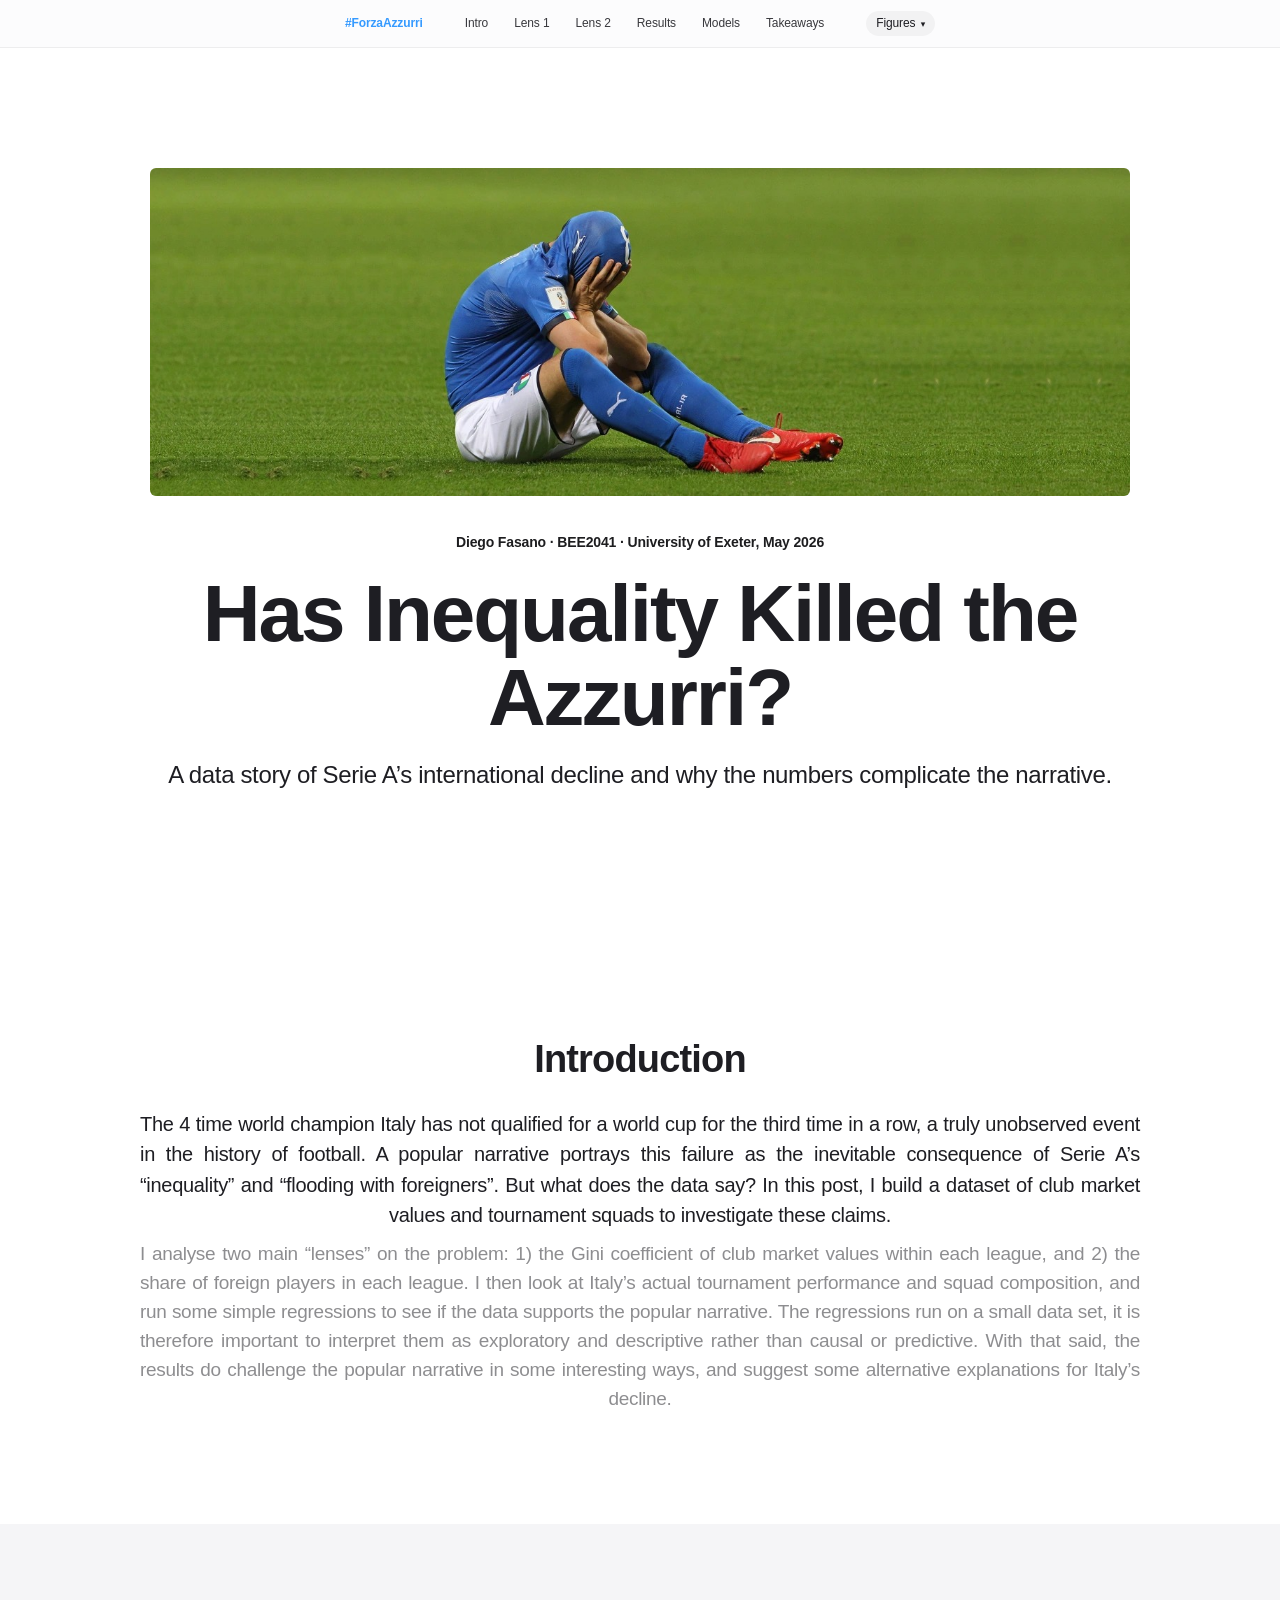
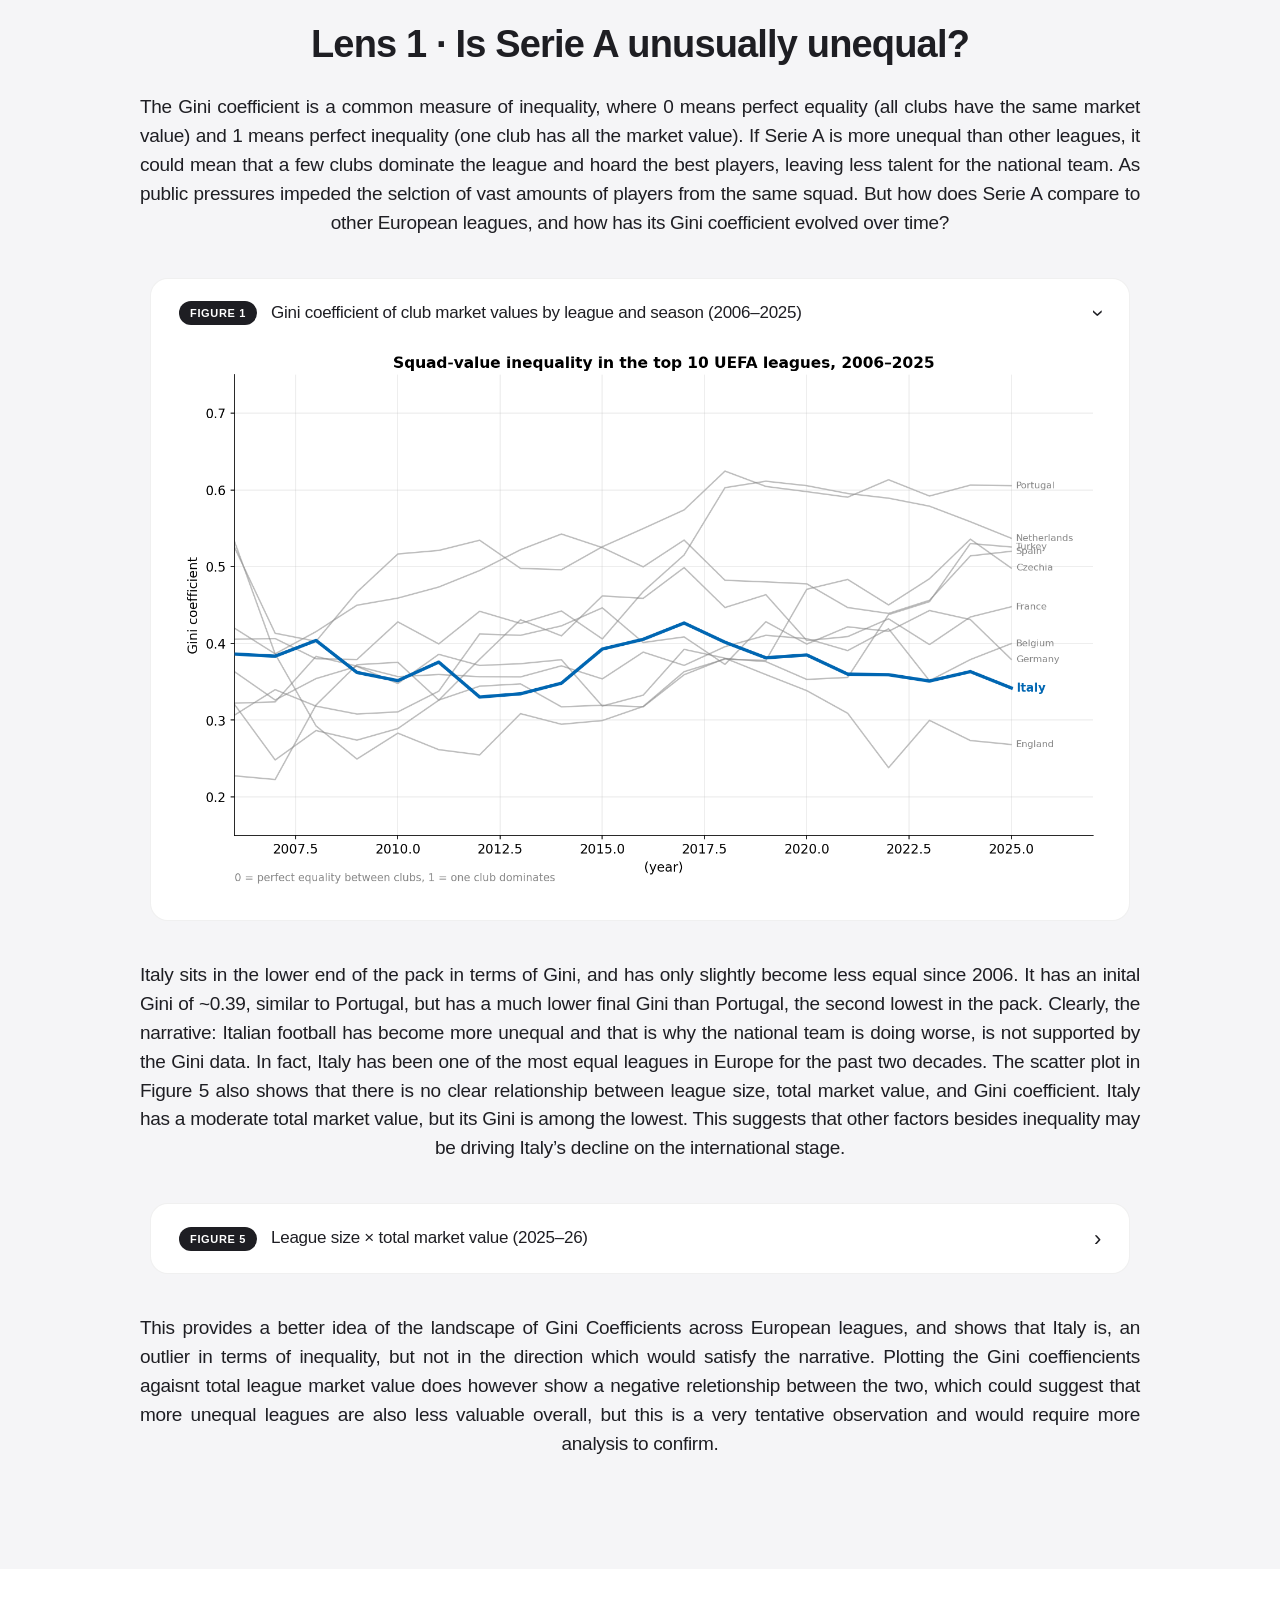
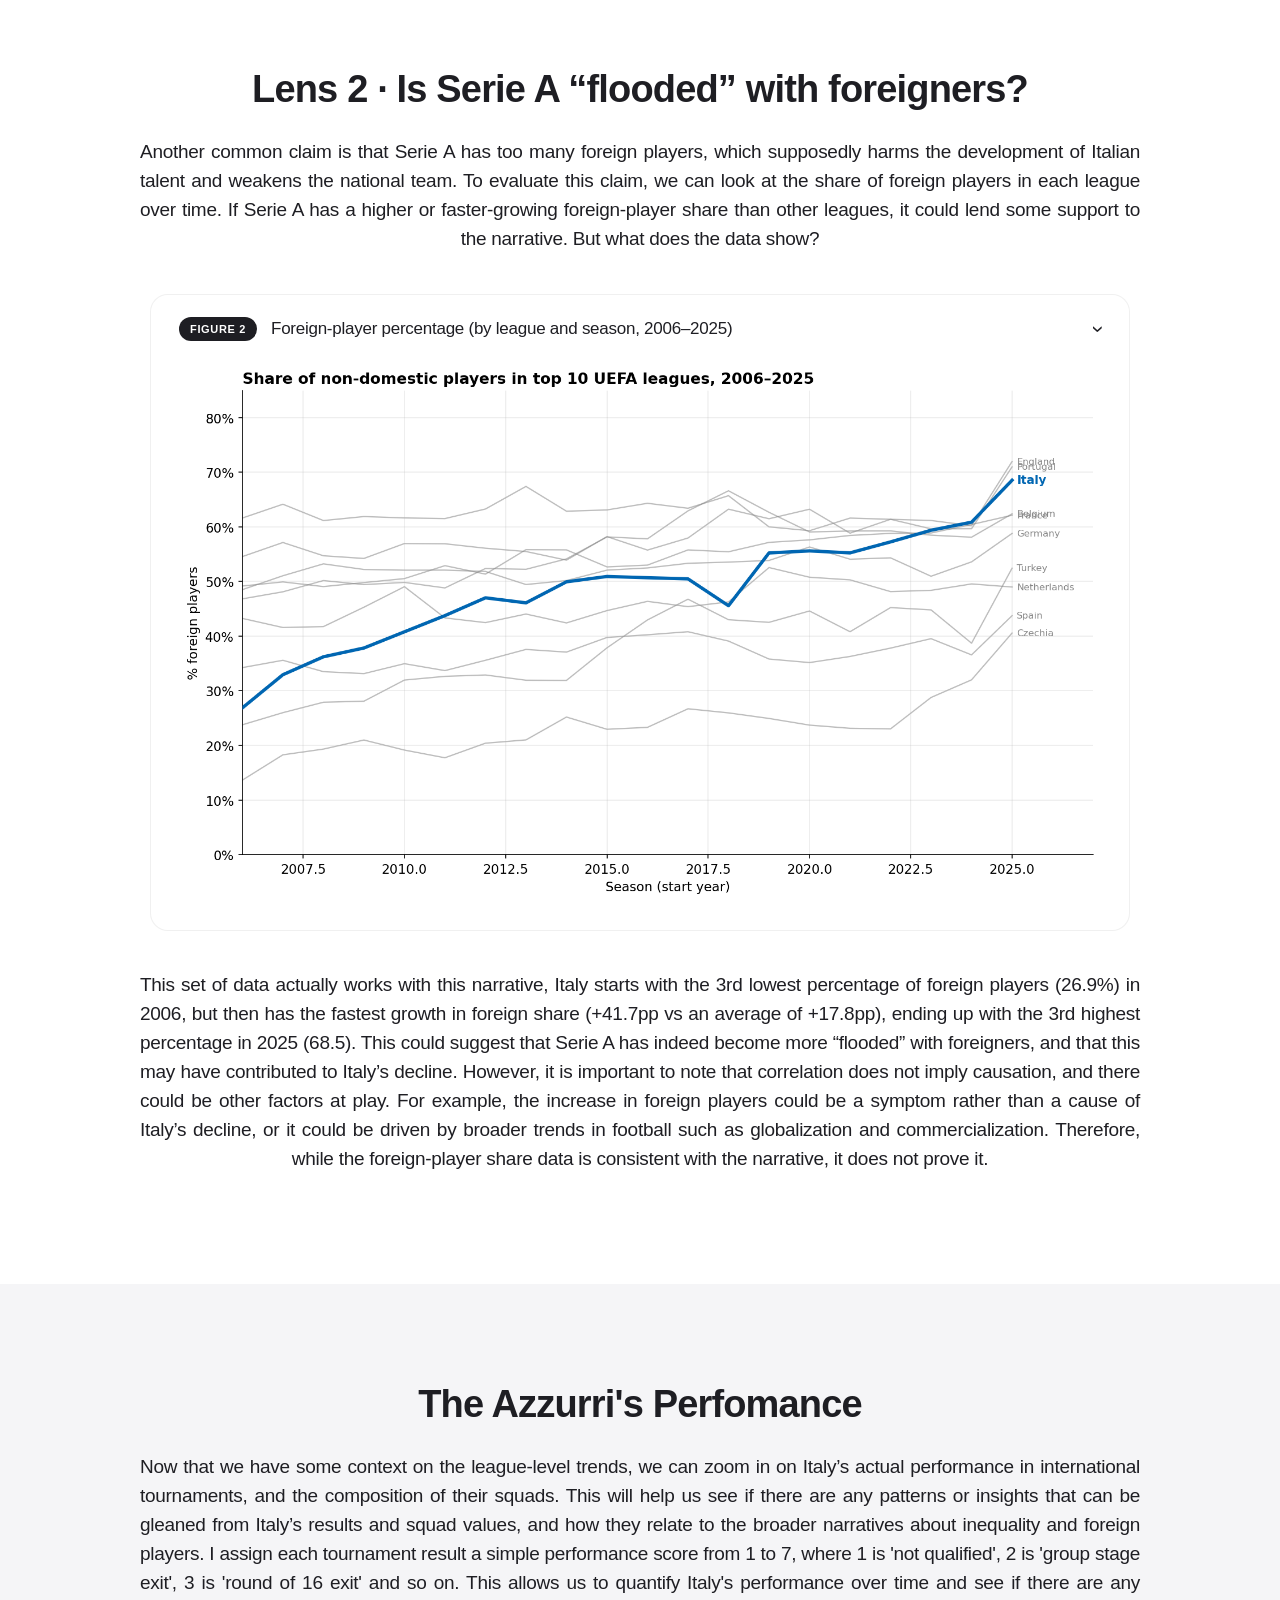
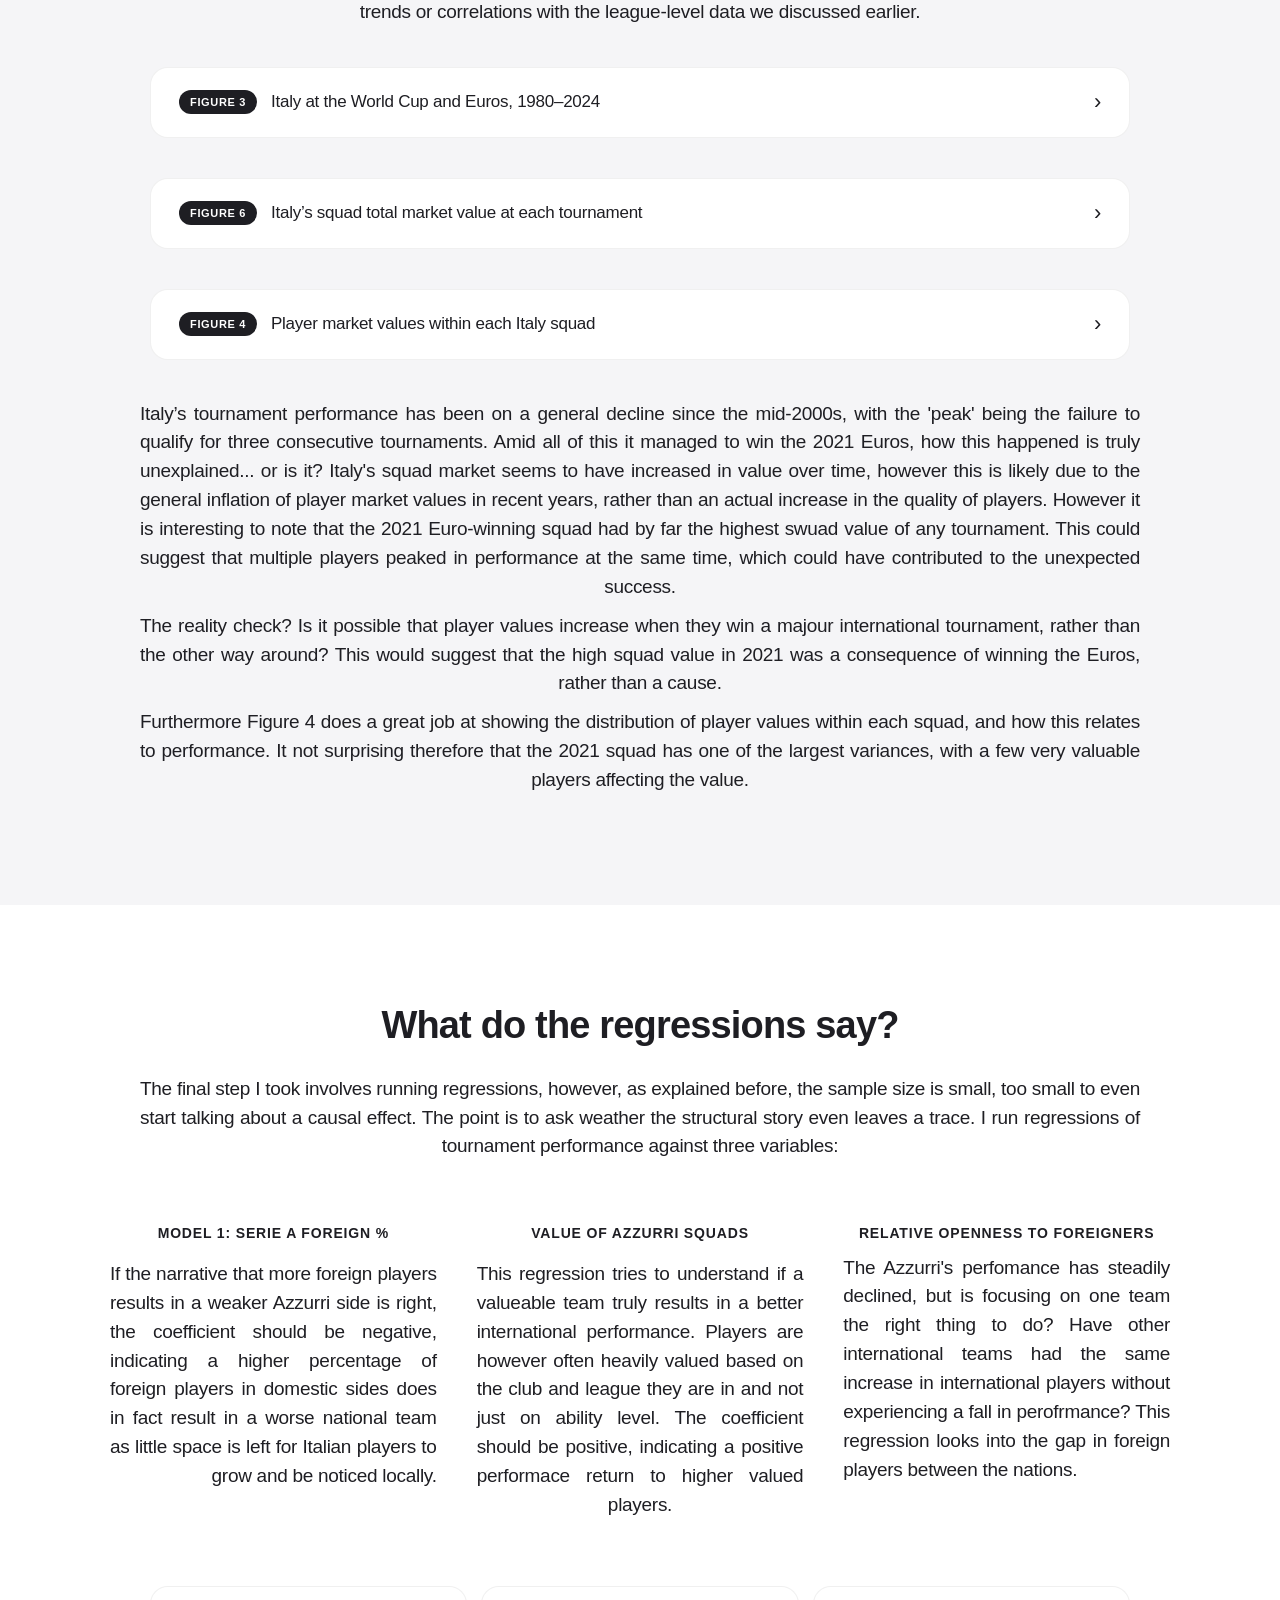
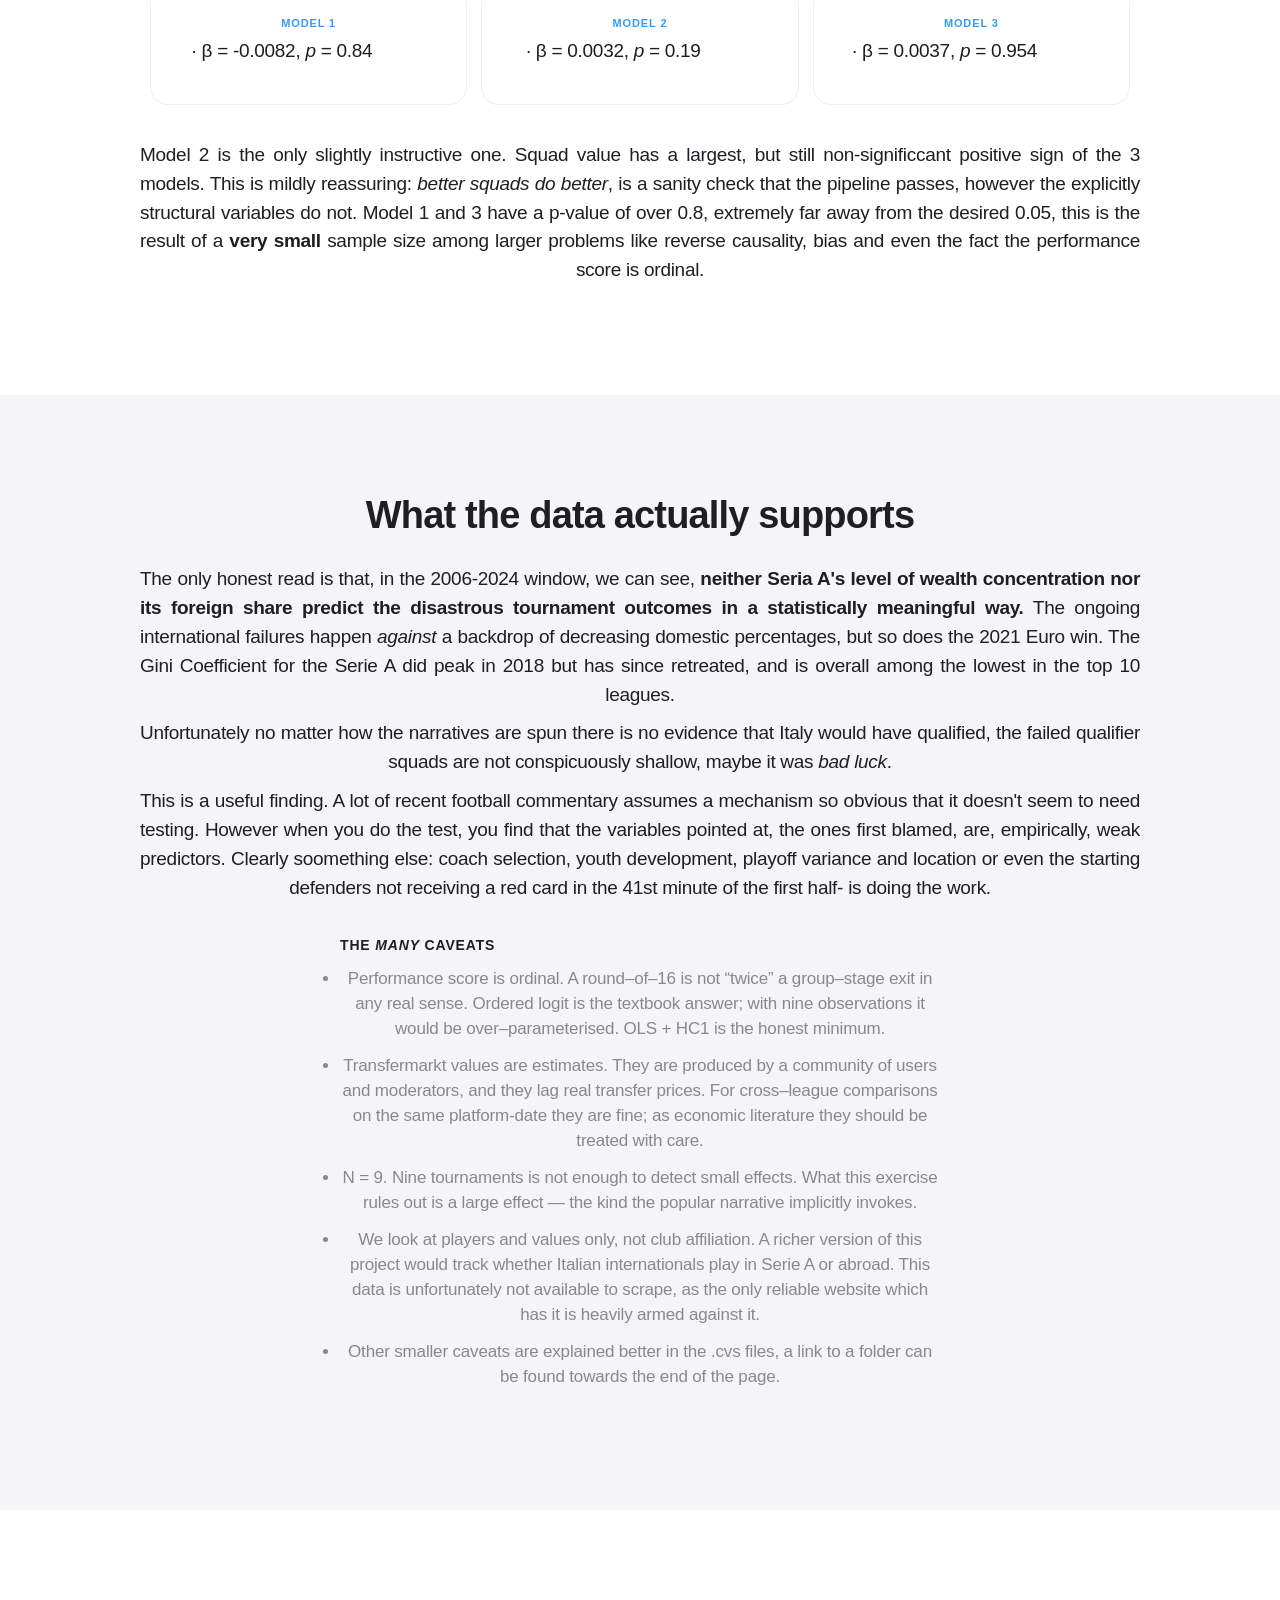
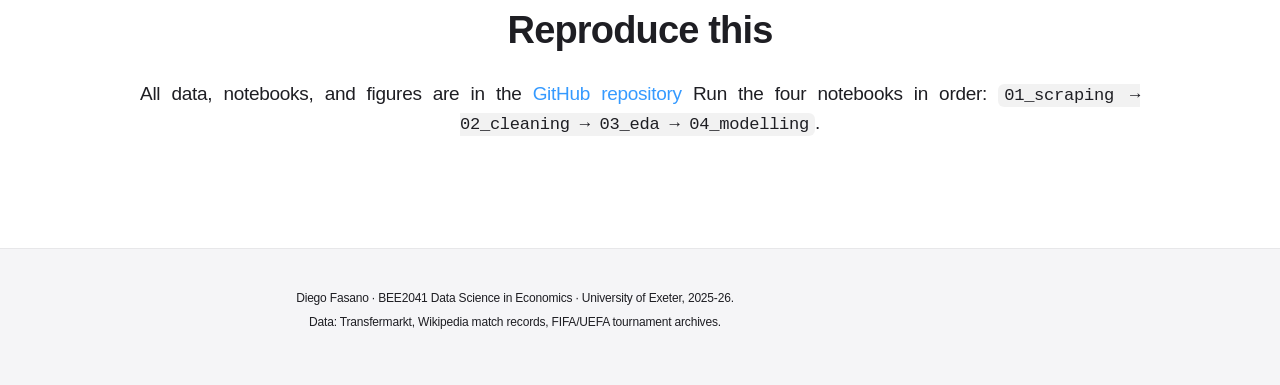
<file: projects/The-Azzurri-Decline/index.html>
<!doctype html>
<html lang="en">

<head>
  <meta charset="utf-8" />
  <meta name="viewport" content="width=device-width, initial-scale=1" />

  <title>Has Inequality Killed the Azzurri? </title>
  <meta name="description"
    content="A data-driven blog post investigating Italy's World Cup failures. Using data from various sources and web scraping." />

  <link rel="stylesheet" href="style.css" />
</head>

<body>


  <!-- ==========================================================
     1. SCROLL PROGRESS BAR (pure CSS + tiny JS at the bottom)
     ========================================================== -->
  <div class="progress-bar" id="progressBar" aria-hidden="true"></div>


  <!-- ==========================================================
     2. STICKY TOP NAV
     ========================================================== -->
  <nav class="topbar" aria-label="Site navigation">
    <a class="brand" href="#top"> #ForzaAzzurri</a>
    <ul class="toc">
      <li><a href="#introduction">Intro</a></li>
      <li><a href="#lens-one">Lens&nbsp;1</a></li>
      <li><a href="#lens-two">Lens&nbsp;2</a></li>
      <li><a href="#results">Results</a></li>
      <li><a href="#models">Models</a></li>
      <li><a href="#takeaways">Takeaways</a></li>
    </ul>

    <details class="fig-menu" id="figMenu">
      <summary aria-label="Jump to a figure">Figures <span class="chev">▾</span></summary>
      <ul>
        <li><a href="#fig1">1 &middot; Gini Coefficients by league</a></li>
        <li><a href="#fig2">2 &middot; Foreign-player percentage</a></li>
        <li><a href="#fig3">3 &middot; Azzurri's results timeline</a></li>
        <li><a href="#fig4">4 &middot; Azzurri's squad depth</a></li>
        <li><a href="#fig5">5 &middot; League size and value</a></li>
        <li><a href="#fig6">6 &middot; Azzurri's squad value</a></li>
      </ul>
    </details>
  </nav>


  <!-- ==========================================================
     3. HEADER / HERO
     ========================================================== -->
  <header class="hero" id="top">
    <img class="hero-image" id="heroImage"
      src="figures/hero_disappointment.jpg"
      alt="Italian player sitting on the pitch with head in hands after a defeat" />
    <p class="kicker">Diego Fasano &middot; BEE2041 &middot; University of Exeter, May 2026</p>
    <h1>Has Inequality Killed the Azzurri?</h1>
    <p class="subtitle">A data story of Serie A&rsquo;s international decline and why the numbers complicate the
      narrative.
    </p>
  </header>

  <main>

    <!-- ==========================================================
     4. INTRO SECTION
     ========================================================== -->
    <section id="introduction" class="fade-in">
      <h2>Introduction </h2>

      <p class="intro-lead">
        The 4 time world champion Italy has not qualified for a world cup for the third time in a row, a truly
        unobserved event in the history of football. A popular narrative portrays this failure as the inevitable
        consequence of Serie A&rsquo;s &ldquo;inequality&rdquo; and &ldquo;flooding with foreigners&rdquo;. But what
        does the data say? In this post, I build a dataset of club market values and tournament squads to investigate
        these claims.
      </p>

      <p class="intro-secondary">
        I analyse two main &ldquo;lenses&rdquo; on the problem: 1) the Gini coefficient of club market values within
        each
        league, and 2) the share of foreign players in each league. I then look at Italy&rsquo;s actual tournament
        performance and squad composition, and run some simple regressions to see if the data supports the popular
        narrative. The regressions run on a small data set, it is therefore important to interpret them as exploratory
        and
        descriptive rather than causal or predictive. With that said, the results do challenge the popular narrative in
        some interesting ways, and suggest some alternative explanations for Italy&rsquo;s decline.
      </p>
    </section>


    <!-- ==========================================================
     5. LENS 1 · INEQUALITY (Gini)
========================================== -->
    <section id="lens-one" class="fade-in">
      <h2>Lens 1 &middot; Is Serie A unusually unequal?</h2>

      <p>
        The Gini coefficient is a common measure of inequality, where 0 means perfect equality (all clubs have the same
        market value) and 1 means perfect inequality (one club has all the market value). If Serie A is more
        unequal than other leagues, it could mean that a few clubs dominate the league and hoard the best players,
        leaving less talent for the national team. As public pressures impeded the selction of vast amounts of players
        from the same squad. But how does Serie A compare to other European leagues, and how has
        its Gini coefficient evolved over time?

      </p>

      <!-- ------- FIGURE 1 (collapsible) ------- -->
      <details id="fig1" class="fig" open>
        <summary>
          <span class="fig-label">Figure&nbsp;1</span>
          Gini coefficient of club market values by league and season (2006–2025)
        </summary>
        <figure>
          <img src="figures/fig1_gini_leagues.png"
            alt="Line chart of club-market-value Gini coefficient per season, 2006-2025, for ten European leagues." />
        </figure>
      </details>

      <p>
        Italy sits in the lower end of the pack in terms of Gini, and has only slightly become less equal since 2006. It
        has an inital Gini of ~0.39, similar to Portugal, but has a much lower final Gini than Portugal, the second
        lowest in the pack. Clearly, the narrative: Italian football has become more unequal and that is why the
        national team is doing worse, is not supported by the Gini data. In fact, Italy has been one of the most equal
        leagues in Europe for the past two decades. The scatter plot in Figure&nbsp;5 also shows that there is no clear
        relationship between league size, total market value, and Gini coefficient. Italy has a moderate total market
        value, but its Gini is among the lowest. This suggests that other factors besides inequality may be driving
        Italy&rsquo;s decline on the international stage.
      </p>

      <!-- ------- FIGURE 5 ------- -->
      <details id="fig5" class="fig">
        <summary>
          <span class="fig-label">Figure&nbsp;5</span>
          League size &times; total market value (2025&ndash;26)
        </summary>
        <figure>
          <img src="figures/fig5_scatter_gini_value.png"
            alt="Scatter plot of number of clubs vs total league market value, points coloured by Gini coefficient." />
        </figure>
      </details>

      <p>
        This provides a better idea of the landscape of Gini Coefficients across European leagues, and shows that Italy
        is, an outlier in terms of inequality, but not in the direction which would satisfy the narrative. Plotting the
        Gini coeffiencients agaisnt total league market value does however show a negative reletionship between the two,
        which could suggest that more unequal leagues are also less valuable overall, but this is a very tentative
        observation and would require more analysis to confirm.
      </p>
    </section>


    <!-- ==========================================================
     6. LENS 2 · FOREIGN-PLAYER SHARE
     ========================================================== -->
    <section id="lens-two" class="fade-in">
      <h2>Lens 2 &middot; Is Serie A &ldquo;flooded&rdquo; with foreigners?</h2>

      <p>
        Another common claim is that Serie A has too many foreign players, which supposedly harms the development of
        Italian talent and weakens the national team. To evaluate this claim, we can look at the share of foreign
        players in each league over time. If Serie A has a higher or faster-growing foreign-player share than other
        leagues, it could lend some support to the narrative. But what does the data show?
      </p>

      <!-- ------- FIGURE 2 ------- -->
      <details id="fig2" class="fig" open>
        <summary>
          <span class="fig-label">Figure&nbsp;2</span>
          Foreign-player percentage (by league and season, 2006–2025)
        </summary>
        <figure>
          <img src="figures/fig2_foreign_pct.png"
            alt="Line chart of the percentage of foreign players per league and season, 2006-2025." />
        </figure>
      </details>

      <p>
        This set of data actually works with this narrative, Italy starts with the 3rd lowest percentage of foreign
        players (26.9%) in 2006, but then has the fastest growth in foreign share (+41.7pp vs an average of +17.8pp),
        ending up with the 3rd highest percentage in
        2025 (68.5). This could suggest that Serie A has indeed become more &ldquo;flooded&rdquo; with foreigners, and
        that
        this may have contributed to Italy&rsquo;s decline. However, it is important to note that correlation does not
        imply causation, and there could be other factors at play. For example, the increase in foreign players could be
        a symptom rather than a cause of Italy&rsquo;s decline, or it could be driven by broader trends in football such
        as globalization and commercialization. Therefore, while the foreign-player share data is consistent with the
        narrative, it does not prove it.

      </p>
    </section>


    <!-- ==========================================================
     7. RESULTS · ITALY'S TOURNAMENT HISTORY + SQUADS
     ========================================================== -->
    <section id="results" class="fade-in">
      <h2>The Azzurri's Perfomance</h2>

      <p>
        Now that we have some context on the league-level trends, we can zoom in on Italy&rsquo;s actual performance in
        international tournaments, and the composition of their squads. This will help us see if there are any patterns
        or insights that can be gleaned from Italy&rsquo;s results and squad values, and how they relate to the broader
        narratives about inequality and foreign players. I assign each tournament result a simple performance score from
        1 to 7, where 1 is 'not qualified', 2 is 'group stage exit', 3 is 'round of 16 exit' and so on. This allows us
        to quantify Italy's performance over time and see if there are any trends or correlations with the league-level
        data we discussed earlier.
      </p>

      <!-- ------- FIGURE 3 ------- -->
      <details id="fig3" class="fig">
        <summary>
          <span class="fig-label">Figure&nbsp;3</span>
          Italy at the World Cup and Euros, 1980&ndash;2024
        </summary>
        <figure>
          <img src="figures/fig3_italy_results.png"
            alt="Timeline bar chart of Italy's World Cup and Euro results from 1980 to 2024." />
          <figcaption>
            <strong>Figure&nbsp;3.</strong>
            <span> Note: 2020 Euros played in 2021 because of covid restrictions.</span>
          </figcaption>
        </figure>
      </details>

      <!-- ------- FIGURE 6 ------- -->
      <details id="fig6" class="fig">
        <summary>
          <span class="fig-label">Figure&nbsp;6</span>
          Italy&rsquo;s squad total market value at each tournament
        </summary>
        <figure>
          <img src="figures/fig6_italy_squad_value.png"
            alt="Bar chart of Italy's squad total market value at each tournament, 2006-2024." />
          <figcaption>
        </figure>
      </details>

      <!-- ------- FIGURE 4 ------- -->
      <details id="fig4" class="fig">
        <summary>
          <span class="fig-label">Figure&nbsp;4</span>
          Player market values within each Italy squad
        </summary>
        <figure>
          <img src="figures/fig4_squad_depth.png"
            alt="Strip plot of individual player market values by tournament, coloured by outcome." />
        </figure>
      </details>

      <p>
        Italy&rsquo;s tournament performance has been on a general decline since the mid-2000s, with the 'peak' being
        the
        failure to qualify for three consecutive tournaments. Amid all of this it managed to win the 2021 Euros, how
        this happened is truly unexplained... or is it?

        Italy's squad market seems to have increased in value over time, however this is likely due to the general
        inflation of player market values in recent years, rather than an actual increase in the quality of players.
        However it is interesting to note that the 2021 Euro-winning squad had by far the highest swuad value of any
        tournament. This could suggest that multiple players peaked in performance at the same time, which could have
        contributed to the unexpected success.
      </p>

      <p>
        The reality check? Is it possible that player values increase when they win a majour international tournament,
        rather than the other way around? This would suggest that the high squad value in 2021 was a consequence of
        winning the Euros, rather than a cause.
      </p>

      <p>
        Furthermore Figure 4 does a great job at showing the distribution of player values within each squad, and how
        this relates to performance. It not surprising therefore that the 2021 squad has one of the largest variances,
        with a few very valuable players affecting the value.
      </p>


    </section>


    <!-- ==========================================================
     8. MODELS · REGRESSIONS
     ========================================================== -->
    <section id="models" class="fade-in">
      <h2>What do the regressions say?</h2>

      <p>
        The final step I took involves running regressions, however, as explained before, the sample size is small, too
        small to even start talking about a causal effect. The point is to ask weather the structural story even leaves
        a trace. I run regressions of tournament performance against three variables:
      <div class="three-column">
        <div class="column">
          <h3>Model 1: Serie A Foreign %</h3>
          <p>If the narrative that more foreign players results in a weaker Azzurri side is right, the coefficient
            should be negative, indicating a higher percentage of foreign players in domestic sides does in fact result
            in a worse national team as little space is left for Italian players to grow and be noticed locally. </p>
        </div>
        <div class="column">
          <h3>Value of Azzurri squads</h3>
          <p>
            This regression tries to understand if a valueable team truly results in a better international performance.
            Players are however often heavily valued based on the club and league they are in and not just on ability
            level.
            The coefficient should be positive, indicating a positive performace return to higher valued players.
          </p>
        </div>
        <div class="column">
          <h4>Relative Openness to foreigners
          </h4>
          <p>The Azzurri's perfomance has steadily declined, but is focusing on one team the right thing to do? Have
            other international teams had the same increase in international players without experiencing a fall in
            perofrmance? This regression looks into the gap in foreign players between the nations.</p>
        </div>
      </div>



      <div class="model-grid">

        <article class="model-card">
          <h3>Model&nbsp;1</h3>
          <p class="placeholder"> &middot; &beta;&nbsp;=&nbsp;-0.0082, <em>p</em>&nbsp;=&nbsp;0.84</p>
        </article>

        <article class="model-card">
          <h3>Model&nbsp;2</h3>
          <p class="placeholder">&middot; &beta;&nbsp;=&nbsp;0.0032, <em>p</em>&nbsp;=&nbsp;0.19</p>
        </article>

        <article class="model-card">
          <h3>Model&nbsp;3</h3>
          <p class="placeholder">&middot; &beta;&nbsp;=&nbsp;0.0037, <em>p</em>&nbsp;=&nbsp;0.954</p>
        </article>

      </div>



      <p>
        Model 2 is the only slightly instructive one. Squad value has a largest, but still non-significcant positive
        sign of the 3 models. This is mildly reassuring:<i> better squads do better</i>, is a sanity check that the
        pipeline passes, however the explicitly structural variables do not. Model 1 and 3 have a p-value of over 0.8,
        extremely far away from the desired 0.05, this is the result of a <strong>very small</strong> sample size among
        larger problems like reverse causality, bias and even the fact the performance score is ordinal.
      </p>
    </section>


    <!-- ==========================================================
     9. TAKEAWAYS / CAVEATS
     ========================================================== -->
    <section id="takeaways" class="fade-in">
      <h2>What the data actually supports</h2>
      <p>
        The only honest read is that, in the 2006-2024 window, we can see, <strong> neither Seria A's level of wealth
          concentration nor its foreign share predict the disastrous tournament outcomes in a statistically meaningful
          way.</strong> The ongoing international failures happen <i>against</i> a backdrop of decreasing domestic
        percentages, but so does the 2021 Euro win. The Gini Coefficient for the Serie A did peak in 2018 but has since
        retreated, and is overall among the lowest in the top 10 leagues.
      </p>
      <p>
        Unfortunately no matter how the narratives are spun there is no evidence that Italy would have qualified, the
        failed qualifier squads are not conspicuously shallow, maybe it was <i>bad luck</i>.
      </p>
      <p>
        This is a useful finding. A lot of recent football commentary assumes a mechanism so obvious that it doesn't
        seem to need testing. However when you do the test, you find that the variables pointed at, the ones first
        blamed, are, empirically, weak predictors. Clearly soomething else: coach selection, youth development, playoff
        variance and location or even the starting defenders not receiving a red card in the 41st minute of the first
        half- is doing the work.
      </p>

      <h3>The <i>many</i> Caveats</h3>
      <ul class="caveats">
        <li>
          Performance score is ordinal. A round–of–16 is not “twice” a group–stage exit in any real sense. Ordered logit
          is the
          textbook answer; with nine observations it would be over–parameterised. OLS + HC1 is the honest minimum.
        </li>
        <li>
          Transfermarkt values are estimates. They are produced by a community of users and moderators, and they lag
          real transfer
          prices. For cross–league comparisons on the same platform‑date they are fine; as economic literature they
          should be
          treated with care.
        </li>
        <li>
          N = 9. Nine tournaments is not enough to detect small effects. What this exercise rules out is a large effect
          — the kind
          the popular narrative implicitly invokes.
        </li>
        <li>
          We look at players and values only, not club affiliation. A richer version of this project would track whether
          Italian
          internationals play in Serie A or abroad. This data is unfortunately not available to scrape, as the only
          reliable website which has it is heavily armed against it.
        </li>
        <li>
          Other smaller caveats are explained better in the .cvs files, a link to a folder can be found towards the end
          of the page.
        </li>
      </ul>
    </section>


    <!-- ==========================================================
    10. REPRODUCIBILITY
     ========================================================== -->
    <section id="reproduce" class="fade-in">
      <h2>Reproduce this</h2>
      <p>
        All data, notebooks, and figures are in the
        <a href="https://github.com/df433ex/The-Azzurri-Decline">GitHub repository</a>
        Run the four notebooks in order:
        <code>01_scraping &rarr; 02_cleaning &rarr; 03_eda &rarr; 04_modelling</code>.
      </p>
    </section>

  </main>


  <!-- ==========================================================
    11. FOOTER
     ========================================================== -->
  <footer class="site-footer">
    <p>
      Diego Fasano &middot; BEE2041 Data Science in Economics &middot; University of Exeter, 2025&#8209;26.
    </p>
    <p>
      Data: <a href="https://www.transfermarkt.co.uk/" rel="noopener">Transfermarkt</a>,
      Wikipedia match records, FIFA/UEFA tournament archives.
    </p>
  </footer>


  <!-- ==========================================================
    12. JAVASCRIPT FOR UPDATES
    ========================================================== -->
  <script>
    // --- scroll progress bar + hero fade-out ---
    const bar = document.getElementById('progressBar');
    const heroImage = document.getElementById('heroImage');
    function updateBar() {
      const h = document.documentElement;
      const pct = (h.scrollTop / (h.scrollHeight - h.clientHeight)) * 100;
      bar.style.width = pct + '%';
      if (heroImage) {
        const fadeDistance = window.innerHeight * 0.7;
        const opacity = Math.max(0, 1 - h.scrollTop / fadeDistance);
        heroImage.style.opacity = opacity;
      }
    }
    document.addEventListener('scroll', updateBar, { passive: true });
    updateBar();

    // --- auto-open a collapsed figure when linked to ---
    function openTarget(hash) {
      if (!hash) return;
      const el = document.querySelector(hash);
      if (el && el.tagName === 'DETAILS') el.open = true;
    }
    document.querySelectorAll('a[href^="#fig"]').forEach(a => {
      a.addEventListener('click', () => openTarget(a.getAttribute('href')));
    });
    if (location.hash.startsWith('#fig')) openTarget(location.hash);

    // --- close the Figures dropdown after clicking an item ---
    const figMenu = document.getElementById('figMenu');
    figMenu.querySelectorAll('a').forEach(a => {
      a.addEventListener('click', () => { figMenu.open = false; });
    });

    // --- fade-in on scroll ---
    const io = new IntersectionObserver((entries) => {
      entries.forEach(e => { if (e.isIntersecting) e.target.classList.add('is-visible'); });
    }, { threshold: 0.12 });
    document.querySelectorAll('.fade-in').forEach(el => io.observe(el));
  </script>

</body>

</html>
</file>
<file: projects/The-Azzurri-Decline/style.css>
/* ======================================================================
   Has Inequality Killed the Azzurri? —
   BEE2041 · Data Science in Economics · University of Exeter
   ======================================================================*/

:root {
    --ink: #1e1e23;
    --rule: #c2c2d6;
    --bg: #ffffff;
    --bg-alt: #f5f5f7;
    --bg-blur: rgba(251, 251, 253, 0.72);
    --panel: #ffffff;
    --link: #359aff;
    --link-hover: #0077ed;
    --accent: #1d1d1f;





    --sans: -apple-system, BlinkMacSystemFont, "SF Pro Text", "SF Pro Display",
        "Helvetica Neue", "Helvetica", "Arial", system-ui, sans-serif;
    --mono: "SF Mono", "Menlo", "Consolas", monospace;

    /* layout */
    --max-width: 600px;
    --wide: 980px;
    --nav-h: 48px;
    --radius: 18px;
    --radius-sm: 12px;
    --radius-lg: 28px;
}

* {
    box-sizing: border-box;
}

html {
    scroll-behavior: smooth;
    -webkit-text-size-adjust: 100%;
}

body {
    margin: 0;
    background: var(--bg);
    color: var(--ink);
    font-family: var(--sans);
    font-size: 17px;
    line-height: 1.47;
    letter-spacing: -0.01em;
    font-feature-settings: "kern", "liga";
    text-rendering: optimizeLegibility;
    -webkit-font-smoothing: antialiased;
    -moz-osx-font-smoothing: grayscale;
}


section[id],
header[id] {
    scroll-margin-top: calc(var(--nav-h) + 20px);
}

/* =============================================================
   SCROLL PROGRESS BAR
   ============================================================= */
.progress-bar {
    position: fixed;
    top: 0;
    left: 0;
    height: 1px;
    width: 0%;
    background: var(--accent);
    z-index: 200;
    transition: width 0.08s linear;
}

/* =============================================================
   STICKY TOP NAV
   ============================================================= */
.topbar {
    position: sticky;
    top: 0;
    z-index: 100;
    height: var(--nav-h);
    padding: 0 22px;
    background: var(--bg-blur);
    backdrop-filter: saturate(180%) blur(20px);
    -webkit-backdrop-filter: saturate(180%) blur(20px);
    border-bottom: 1px solid rgba(0, 0, 0, 0.06);
    font-size: 12px;
    letter-spacing: -0.01em;
    display: flex;
    align-items: center;
    gap: 28px;
    justify-content: center;
}

.topbar .brand {
    font-weight: 600;
    color: var(--link);
    text-decoration: none;
    white-space: nowrap;
    margin-right: 14px;
}

.topbar .toc {
    list-style: none;
    margin: 0;
    padding: 0;
    display: flex;
    gap: 26px;
    align-items: center;
}

.topbar .toc a {
    color: var(--ink-soft);
    text-decoration: none;
    opacity: 0.88;
    padding: 2px 0;
    transition: opacity .2s, color .2s;
}

.topbar .toc a:hover {
    color: var(--ink);
    opacity: 1;
}

/* --- Figures dropdown --- */
.fig-menu {
    position: relative;
    margin-left: 14px;
}

.fig-menu>summary {
    list-style: none;
    cursor: pointer;
    padding: 4px 10px;
    border-radius: 980px;
    background: rgba(0, 0, 0, 0.04);
    color: var(--ink);
    font-size: 12px;
    font-weight: 500;
    user-select: none;
    transition: background .15s;
}

.fig-menu>summary::-webkit-details-marker {
    display: none;
}

.fig-menu>summary:hover {
    background: rgba(0, 0, 0, 0.08);
}

.fig-menu[open]>summary {
    background: var(--ink);
    color: #fff;
}

.fig-menu .chev {
    display: inline-block;
    margin-left: 2px;
    transition: transform .2s;
    font-size: 9px;
}

.fig-menu[open] .chev {
    transform: rotate(180deg);
}

.fig-menu>ul {
    position: absolute;
    top: calc(100% + 10px);
    right: 0;
    min-width: 260px;
    margin: 0;
    padding: 8px 0;
    list-style: none;
    background: rgba(255, 255, 255, 0.92);
    backdrop-filter: saturate(180%) blur(20px);
    -webkit-backdrop-filter: saturate(180%) blur(20px);
    border: 1px solid rgba(0, 0, 0, 0.08);
    border-radius: var(--radius-sm);
    box-shadow: 0 12px 40px rgba(0, 0, 0, 0.14);
    font-size: 13px;
}

.fig-menu>ul li {
    margin: 0;
}

.fig-menu>ul a {
    display: block;
    padding: 9px 16px;
    color: var(--ink);
    text-decoration: none;
    transition: background .1s;
}

.fig-menu>ul a:hover {
    background: rgba(0, 0, 0, 0.05);
}

/* =============================================================
   SECTIONS 
   ============================================================= */
.hero,
main>section,
.site-footer {
    padding-left: 15px;
    padding-right: 15px;
}

/*even sections light-grey, odd sections white */
main>section:nth-of-type(even) {
    background: var(--bg-alt);
}

/* constrain the inner text column, centred */
.hero>*,
main>section>*,
.site-footer>* {
    max-width: var(--max-width);
    margin-left: auto;
    margin-right: auto;
}

/* figures and model grid can be wider */
main>section>details.fig,
main>section>.model-grid {
    max-width: var(--wide);
}

/* =============================================================
   HERO
   ============================================================= */
.hero {
    padding-top: 120px;
    padding-bottom: 120px;
    text-align: center;
    background: var(--bg);
}
.hero-image {
    display: block;
    width: 100%;
    max-width: var(--wide) !important;
    height: auto;
    max-height: 440px;
    object-fit: cover;
    margin: 0 auto 36px auto;
    border-radius: 6px;
    will-change: opacity;
    transition: opacity 0.06s linear;
}
.kicker {
    font-size: 14px;
    font-weight: 600;
    letter-spacing: -0.01em;
    color: var(--accent);
    margin: 0 auto 18px auto;
    max-width: none !important;
    text-align: center;
    text-transform: none;
}

h1 {
    font-size: clamp(44px, 7vw, 80px);
    line-height: 1.06;
    font-weight: 700;
    letter-spacing: -0.025em;
    margin: 0 0 18px 0;
    color: var(--ink);
    max-width: 95% !important;
}

.subtitle {
    font-size: clamp(19px, 2.1vw, 24px);
    line-height: 1.33;
    color: var(--ink-soft);
    font-weight: 400;
    max-width: 95% !important;
    margin: 0 auto 28px;
    font-style: normal;
    letter-spacing: -0.015em;
}

.byline {
    font-size: 14px;
    color: var(--muted);
    margin: 0;
    letter-spacing: 0;
}

/* =============================================================
   SECTION HEADINGS
   ============================================================= */
main>section {
    padding-top: 100px;
    padding-bottom: 100px;
}

h2 {
    font-size: clamp(21px, 4.2vw, 38px);
    line-height: 1.1;
    letter-spacing: -0.022em;
    font-weight: 700;
    margin: 0 0 28px 0;
    color: var(--ink);
    text-align: center;
    max-width: 90% !important;
}

h3 {
    font-size: 14px;
    font-weight: 600;
    text-transform: uppercase;
    letter-spacing: 0.06em;
    color: var(--muted);
    margin: 2rem 0 0.6rem 0;
}
h4 {
    font-size: 14px;
    font-weight: 600;
    text-transform: uppercase;
    letter-spacing: 0.06em;
    color: var(--muted);
    margin: 2rem 0 0.6rem 0;
    text-align: center;
    }

p {
    margin: 0 0 10px 0;
    font-size: 19px;
    /* Apple body copy is generous */
    line-height: 1.52;
    letter-spacing: -0.015em;
    color: var(--ink-soft);
    style: normal;
    text-align: justify;
    text-align-last: center;
    max-width: 80% !important;
}

strong {
    font-weight: 600;
    color: var(--ink);
}

em {
    font-style: italic;
}

a {
    color: var(--link);
    text-decoration: none;
    transition: color .15s;
}

a:hover {
    color: var(--link-hover);
    text-decoration: underline;
    text-underline-offset: 3px;
}

code {
    font-family: var(--mono);
    font-size: 0.9em;
    background: rgba(0, 0, 0, 0.05);
    padding: 2px 6px;
    border-radius: 6px;
    color: var(--ink);
}

.three-column {
    display: grid;
    grid-template-columns: repeat(3, minmax(0, 1fr));
    gap: 40px;
    width: 100%;
    max-width: 1100px;
    margin: 0 auto;
    padding: 20px;
    box-sizing: border-box;
}

.column p {
    max-width: 100% !important;
    width: 100%;
    margin: 0 0 10px 0;
}

.column:first-child p {
    text-align: justify;
    text-align-last: right;
}

.column:nth-child(2) p {
    text-align: justify;
    text-align-last: center;
}


.column:last-child p {
    text-align: justify;
    text-align-last: left;
}

.column h3 {
    margin-bottom: 16px;
    text-align: center;
}

/* =============================================================
   INTRODUCTION PARAGRAPHS
   ============================================================= */
.intro-lead {
    max-width: 85%;
    font-size: 20px;
    font-weight: 500;
}

.intro-secondary {
    opacity: 0.50;
    max-width: 80%;
}


/* =============================================================
   FIGURES 
   ============================================================= */
details.fig {
    margin: 40px auto;
    padding: 0;
    background: var(--panel);
    border-radius: var(--radius);
    overflow: hidden;
    transition: box-shadow .25s ease;
    border: 1px solid rgba(0, 0, 0, 0.06);
}

details.fig:hover {
    box-shadow: 0 8px 32px rgba(0, 0, 0, 0.07);
}

details.fig>summary {
    cursor: pointer;
    padding: 22px 28px;
    font-weight: 500;
    font-size: 17px;
    color: var(--ink);
    letter-spacing: -0.015em;
    list-style: none;
    user-select: none;
    display: flex;
    align-items: center;
    gap: 14px;
    transition: background .15s;
}

details.fig>summary::-webkit-details-marker {
    display: none;
}

details.fig>summary:hover {
    background: rgba(0, 0, 0, 0.02);
}

details.fig>summary::after {
    content: "›";
    margin-left: auto;
    color: var(--muted);
    font-size: 22px;
    line-height: 1;
    transition: transform .2s;
}

details.fig[open]>summary::after {
    transform: rotate(90deg);
}

.fig-label {
    display: inline-block;
    padding: 4px 11px;
    border-radius: 980px;
    background: var(--ink);
    color: #fff;
    font-size: 11px;
    font-weight: 600;
    text-transform: uppercase;
    letter-spacing: 0.06em;
}

details.fig>figure {
    margin: 0;
    padding: 0 28px 28px;
}

details.fig img {
    display: block;
    width: 100%;
    height: auto;
    border-radius: var(--radius-sm);
    background: var(--bg-alt);
}

details.fig figcaption {
    font-size: 14px;
    color: var(--muted);
    line-height: 1.5;
    margin-top: 18px;
    padding-left: 0;
    border-left: none;
    text-align: center;
    letter-spacing: -0.01em;
}

details.fig figcaption strong {
    display: block;
    color: var(--ink);
    font-weight: 600;
    margin-bottom: 4px;
}


main>section:nth-of-type(even) details.fig {
    background: #fff;
}

/* =============================================================
   MODEL CARDS 
   ============================================================= */
.model-grid {
    display: grid;
    grid-template-columns: repeat(auto-fill, minmax(260px, 1fr));
    gap: 14px;
    margin: 36px auto;
}

.model-card {
    background: var(--panel);
    border-radius: var(--radius);
    padding: 28px 24px;
    border: 1px solid rgba(0, 0, 0, 0.06);
    transition: transform .2s, box-shadow .2s;
}

.model-card:hover {
    transform: translateY(-2px);
    box-shadow: 0 8px 28px rgba(0, 0, 0, 0.06);
}

.model-card h3 {
    margin: 0 0 6px 0;
    font-size: 11px;
    letter-spacing: 0.08em;
    color: var(--link);
    text-transform: uppercase;
    font-weight: 600;
    text-align: center !important;
}

.model-card .model-spec {
    font-family: var(--mono);
    font-size: 13px;
    color: var(--ink);
    margin: 0 0 14px 0;
    font-weight: 500;
    line-height: 1.4;
}

main>section:nth-of-type(even) .model-card {
    background: #fff;
}

/* =============================================================
   CAVEATS
   ============================================================= */
ul.caveats {
    padding-left: 0;
    margin: 12px auto 20px auto;
    max-width: 600px;
    font-size: 17px;
    color: var(--ink-soft);
    text-align: center;
    opacity: 0.5;
}

ul.caveats li {
    margin-bottom: 12px;
}

/* =============================================================
   FOOTER
   ============================================================= */
.site-footer {
    padding-top: 40px;
    padding-bottom: 48px;
    background: var(--bg-alt);
    color: var(--muted);
    font-size: 12px;
    text-align: center;
    border-top: 1px solid rgba(0, 0, 0, 0.06);
}

.site-footer p {
    margin: 0 0 6px 0;
    font-size: 12px;
    color: var(--muted);
}

.site-footer a {
    color: var(--muted);
}

.site-footer a:hover {
    color: var(--link);
}

/* =============================================================
   FADE-IN ON SCROLL
   ============================================================= */
.fade-in {
    opacity: 0;
    transform: translateY(20px);
    transition: opacity .7s cubic-bezier(0.22, 1, 0.36, 1),
        transform .7s cubic-bezier(0.22, 1, 0.36, 1);
}

.fade-in.is-visible {
    opacity: 1;
    transform: none;
}

@media (prefers-reduced-motion: reduce) {
    html {
        scroll-behavior: auto;
    }

    .fade-in {
        opacity: 1;
        transform: none;
        transition: none;
    }
}

/* =============================================================
   RESPONSIVE
   ============================================================= */
@media (max-width: 820px) {
    .topbar {
        gap: 14px;
        padding: 0 14px;
        overflow-x: auto;
    }

    .topbar .toc {
        gap: 18px;
    }

    .topbar .toc a {
        font-size: 11px;
    }

    details.fig>summary {
        padding: 18px 20px;
        font-size: 15px;
    }

    details.fig>figure {
        padding: 0 20px 22px;
    }

    .model-card {
        padding: 22px 18px;
    }
}

@media (max-width: 540px) {
    .hero {
        padding-top: 80px;
        padding-bottom: 80px;
    }

    main>section {
        padding-top: 70px;
        padding-bottom: 70px;
    }

    h1 {
        font-size: 38px;
    }

    h2 {
        font-size: 28px;
    }

    p {
        font-size: 17px;
    }

    .topbar .toc {
        display: none;
    }

    .topbar {
        justify-content: space-between;
    }
}

/* =============================================================
   PRINT
   ============================================================= */
@media print {
    body {
        background: #eceee6;
        font-size: 11pt;
        color: #000;
    }

    .topbar,
    .progress-bar,
    .fig-menu {
        display: none !important;
    }

    main>section:nth-of-type(even) {
        background: #fff;
    }

    details.fig,
    .model-card {
        box-shadow: none;
        border: 1px solid #ccc;
        break-inside: avoid;
    }

    details.fig>summary::after {
        display: none;
    }

    details.fig:not([open])>figure {
        display: block;
    }

    a {
        color: #000;
        text-decoration: none;
    }
}
</file>
